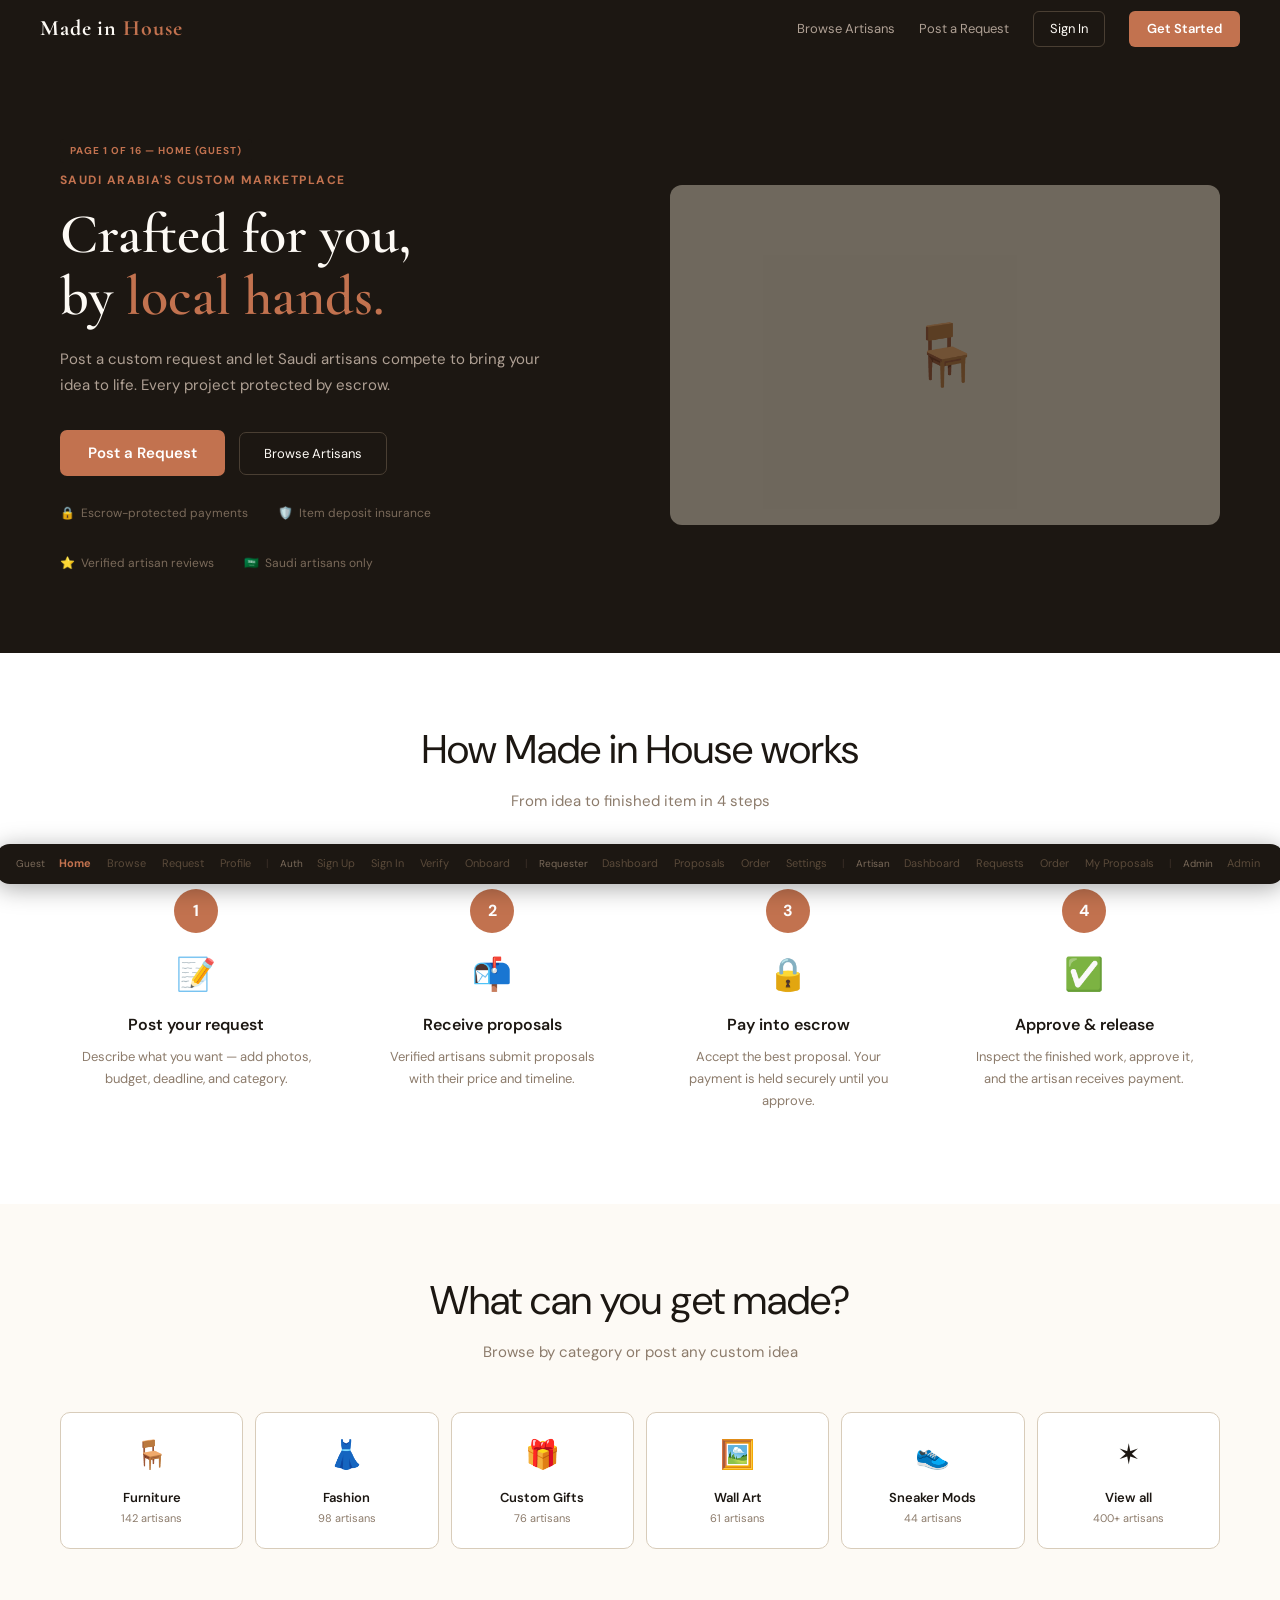
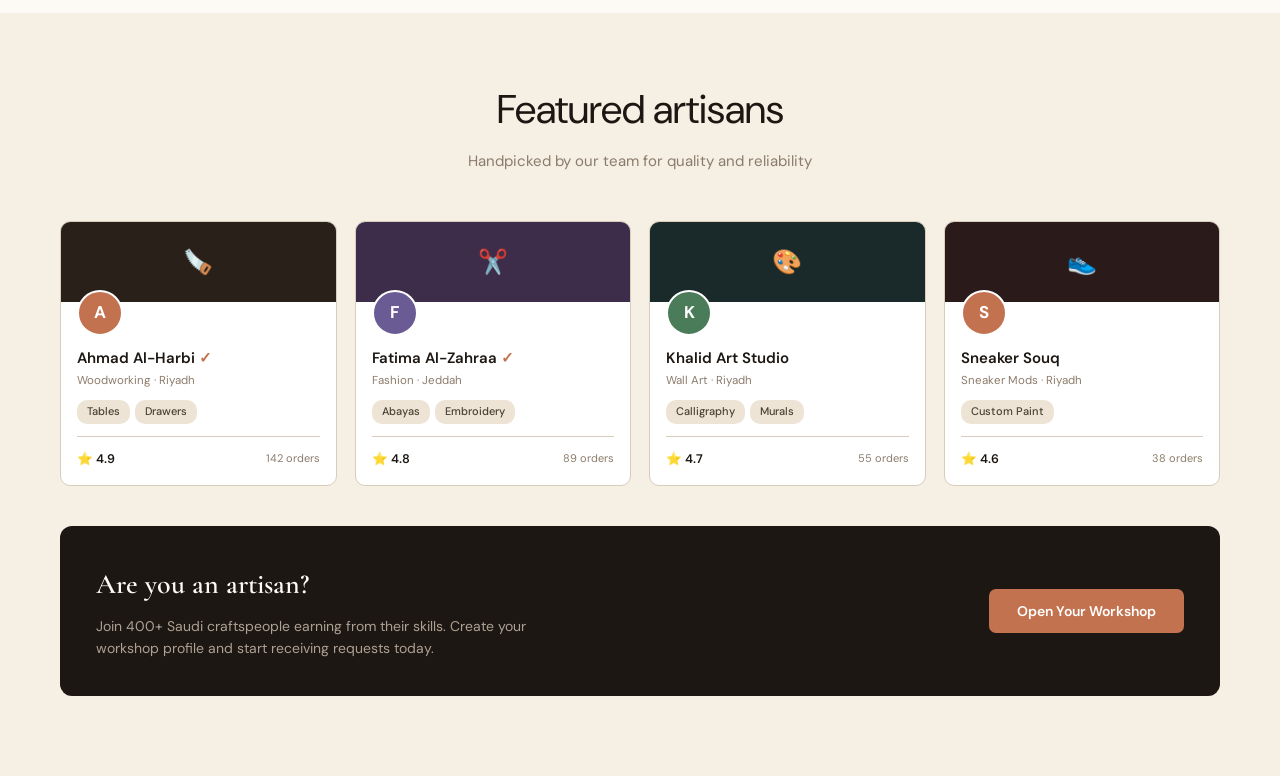
<file: wireframe/wireframe1.html>
<!DOCTYPE html>
<html lang="en">
<head>
<meta charset="UTF-8">
<meta name="viewport" content="width=device-width, initial-scale=1.0">
<title>Made in House — Wireframe v3</title>
<link href="https://fonts.googleapis.com/css2?family=Cormorant+Garamond:wght@400;500;600;700&family=DM+Sans:wght@300;400;500;600&display=swap" rel="stylesheet">
<style>
:root{
  --sand:#F5EFE4;--sand-dark:#EAE0CC;--clay:#C2724F;--clay-dark:#A55A38;
  --ink:#1C1712;--ink-mid:#4A3F33;--ink-light:#8C7B6B;
  --cream:#FDFAF5;--white:#FFFFFF;--border:#D8CCBA;
  --success:#4A7C59;--tag-bg:#EDE4D6;
}
*{margin:0;padding:0;box-sizing:border-box;}
body{font-family:"DM Sans",sans-serif;background:var(--cream);color:var(--ink);font-size:14px;line-height:1.6;}
h1,h2,h3,h4{font-family:"Cormorant Garamond",serif;font-weight:600;}
.page{display:none;min-height:calc(100vh - 58px);}.page.active{display:block;}
nav{background:var(--ink);padding:0 40px;display:flex;align-items:center;justify-content:space-between;height:58px;position:sticky;top:0;z-index:200;}
.nav-logo{font-family:"Cormorant Garamond",serif;font-size:22px;font-weight:700;color:var(--cream);cursor:pointer;letter-spacing:.04em;}
.nav-logo span{color:var(--clay);}
.nav-links{display:flex;align-items:center;gap:24px;}
.nav-links a{color:#AFA094;font-size:13px;text-decoration:none;cursor:pointer;transition:color .15s;}
.nav-links a:hover{color:var(--cream);}
.nav-btn{background:var(--clay);color:white!important;padding:8px 18px;border-radius:6px;font-weight:600;font-size:13px;}
.nav-ghost{background:transparent;border:1px solid #4A3F33;color:var(--cream)!important;padding:7px 16px;border-radius:6px;}
.wfb{display:inline-block;background:var(--ink);color:var(--clay);font-size:10px;font-weight:700;letter-spacing:.1em;text-transform:uppercase;padding:4px 10px;border-radius:4px;margin-bottom:8px;}
.btn-primary{background:var(--clay);color:white;border:none;padding:11px 24px;border-radius:7px;font-size:13.5px;font-weight:600;cursor:pointer;font-family:"DM Sans",sans-serif;transition:background .15s;}
.btn-primary:hover{background:var(--clay-dark);}
.btn-ink{background:var(--ink);color:white;border:none;padding:11px 24px;border-radius:7px;font-size:13.5px;font-weight:600;cursor:pointer;font-family:"DM Sans",sans-serif;}
.btn-outline{background:transparent;border:1.5px solid var(--border);padding:10px 22px;border-radius:7px;font-size:13px;cursor:pointer;font-family:"DM Sans",sans-serif;transition:all .15s;}
.btn-outline:hover{border-color:var(--ink);}
.btn-danger{background:transparent;border:1.5px solid #EBCCC9;color:#C0392B;padding:10px 20px;border-radius:7px;font-size:13px;cursor:pointer;font-family:"DM Sans",sans-serif;}
.btn-success{background:var(--success);color:white;border:none;padding:11px 24px;border-radius:7px;font-size:13.5px;font-weight:600;cursor:pointer;font-family:"DM Sans",sans-serif;}
.btn-ghost{background:none;border:none;color:var(--clay);font-size:13px;cursor:pointer;font-family:"DM Sans",sans-serif;text-decoration:underline;}
.fw-btn{width:100%;background:var(--clay);color:white;border:none;padding:12px;border-radius:7px;font-size:13.5px;font-weight:600;cursor:pointer;font-family:"DM Sans",sans-serif;margin-bottom:8px;}
.fw-btn-o{width:100%;background:transparent;border:1.5px solid var(--border);color:var(--ink);padding:11px;border-radius:7px;font-size:13px;cursor:pointer;font-family:"DM Sans",sans-serif;margin-bottom:8px;}
.form-input{width:100%;border:1.5px solid var(--border);border-radius:7px;padding:10px 14px;font-size:13.5px;font-family:"DM Sans",sans-serif;background:white;color:var(--ink);outline:none;transition:border-color .15s;}
.form-input:focus{border-color:var(--clay);}
.form-label{font-size:12px;font-weight:600;color:var(--ink-mid);display:block;margin-bottom:5px;text-transform:uppercase;letter-spacing:.06em;}
.form-group{margin-bottom:16px;}
.form-row{display:grid;grid-template-columns:1fr 1fr;gap:14px;}
.form-hint{font-size:11px;color:var(--ink-light);margin-top:4px;}
textarea.form-input{resize:vertical;min-height:100px;}
.form-select{width:100%;border:1.5px solid var(--border);border-radius:7px;padding:10px 14px;font-size:13.5px;font-family:"DM Sans",sans-serif;background:white;color:var(--ink);outline:none;}
.filter-select{border:1.5px solid var(--border);border-radius:6px;padding:7px 12px;font-size:13px;font-family:"DM Sans",sans-serif;background:white;color:var(--ink);outline:none;}
.chips-wrap{display:flex;flex-wrap:wrap;gap:8px;}
.chip{padding:7px 16px;border-radius:20px;border:1.5px solid var(--border);font-size:12.5px;cursor:pointer;transition:all .15s;background:white;}
.chip.selected,.chip.active{background:var(--clay);color:white;border-color:var(--clay);}
.tag{background:var(--tag-bg);color:var(--ink-mid);padding:3px 10px;border-radius:10px;font-size:11px;font-weight:500;}
.filter-pill{padding:7px 16px;border-radius:20px;border:1.5px solid var(--border);font-size:12.5px;cursor:pointer;background:white;}
.filter-pill.active{background:var(--ink);color:var(--cream);border-color:var(--ink);}
.pill{font-size:10.5px;font-weight:700;letter-spacing:.05em;padding:4px 10px;border-radius:20px;white-space:nowrap;flex-shrink:0;}
.pill-open{background:#EEF5F1;color:var(--success);}
.pill-progress{background:#FFF3EE;color:var(--clay);}
.pill-done{background:#EDE4D6;color:var(--ink-mid);}
.pill-pending{background:#FFF9EE;color:#A07828;}
.pill-accepted{background:#EEF5F1;color:var(--success);}
.pill-rejected{background:#FBEAE9;color:#C0392B;}
.pill-withdrawn{background:var(--tag-bg);color:var(--ink-mid);}
.upload-zone{border:2px dashed var(--border);border-radius:8px;padding:24px;text-align:center;cursor:pointer;transition:border-color .15s;}
.upload-zone:hover{border-color:var(--clay);}
.upload-icon{font-size:26px;margin-bottom:8px;}
.upload-label{font-size:13px;font-weight:600;color:var(--ink-mid);}
.upload-sub{font-size:11px;color:var(--ink-light);margin-top:3px;}
.search-bar{display:flex;border:1.5px solid var(--border);border-radius:7px;overflow:hidden;background:white;}
.search-bar input{flex:1;border:none;padding:10px 14px;font-size:13.5px;font-family:"DM Sans",sans-serif;outline:none;background:transparent;}
.search-bar-btn{background:var(--clay);color:white;border:none;padding:0 16px;cursor:pointer;font-size:15px;}
.page-indicator{position:fixed;bottom:16px;left:50%;transform:translateX(-50%);background:var(--ink);padding:9px 20px;border-radius:14px;font-size:11px;z-index:999;box-shadow:0 4px 24px rgba(0,0,0,.35);white-space:nowrap;display:flex;gap:8px;align-items:center;}
.page-indicator a{color:#5A4A3A;text-decoration:none;cursor:pointer;padding:2px 4px;transition:color .15s;border-radius:3px;}
.page-indicator a:hover{color:#CCC;}
.page-indicator a.pi-active{color:var(--clay);font-weight:700;}
.pi-sep{color:#3A2E26;margin:0 3px;}
.pi-role{color:#7A6A5A;font-size:10px;margin-right:2px;}
.hero{background:var(--ink);padding:80px 60px;min-height:480px;display:flex;align-items:center;gap:60px;position:relative;}
.hero-text{flex:1;z-index:1;}
.hero-eyebrow{color:var(--clay);font-size:12px;font-weight:700;letter-spacing:.12em;text-transform:uppercase;margin-bottom:14px;}
.hero h1{font-size:56px;color:var(--cream);line-height:1.1;margin-bottom:20px;}
.hero h1 em{color:var(--clay);font-style:normal;}
.hero-sub{color:#AFA094;font-size:15px;line-height:1.7;max-width:480px;margin-bottom:32px;}
.hero-cta{display:flex;gap:14px;align-items:center;}
.hero-img{flex:1;background:var(--sand-dark);border-radius:12px;height:340px;display:flex;align-items:center;justify-content:center;font-size:60px;opacity:.4;}
.hero-trust{display:flex;gap:30px;margin-top:28px;flex-wrap:wrap;}
.trust-item{color:#7A6A5A;font-size:12px;display:flex;align-items:center;gap:6px;}
.trust-item span{color:#AFA094;}
.section{padding:64px 60px;}
.section-title{text-align:center;font-size:40px;margin-bottom:8px;}
.section-sub{text-align:center;color:var(--ink-light);font-size:15px;margin-bottom:48px;}
.steps-grid{display:grid;grid-template-columns:repeat(4,1fr);gap:24px;}
.step-card{text-align:center;padding:28px 20px;}
.step-num{width:44px;height:44px;border-radius:50%;background:var(--clay);color:white;display:flex;align-items:center;justify-content:center;font-size:16px;font-weight:700;margin:0 auto 16px;}
.step-icon{font-size:32px;margin-bottom:12px;}
.step-title{font-size:16px;font-weight:600;margin-bottom:8px;}
.step-desc{font-size:13px;color:var(--ink-light);line-height:1.7;}
.cat-grid{display:grid;grid-template-columns:repeat(6,1fr);gap:12px;}
.cat-card{background:white;border:1.5px solid var(--border);border-radius:10px;padding:20px 14px;text-align:center;cursor:pointer;transition:all .2s;}
.cat-card:hover{border-color:var(--clay);box-shadow:0 4px 16px rgba(0,0,0,.07);}
.cat-icon{font-size:28px;margin-bottom:10px;}
.cat-name{font-size:13px;font-weight:600;}
.cat-count{font-size:11px;color:var(--ink-light);margin-top:2px;}
.artisan-grid{display:grid;grid-template-columns:repeat(4,1fr);gap:18px;}
.artisan-card{background:white;border:1.5px solid var(--border);border-radius:10px;overflow:hidden;cursor:pointer;transition:box-shadow .2s;}
.artisan-card:hover{box-shadow:0 6px 24px rgba(0,0,0,.1);}
.artisan-banner{height:80px;display:flex;align-items:center;justify-content:center;font-size:24px;}
.artisan-body{padding:16px;}
.a-avatar{width:46px;height:46px;border-radius:50%;background:var(--clay);color:white;display:flex;align-items:center;justify-content:center;font-weight:700;font-size:17px;margin-bottom:10px;border:2.5px solid white;margin-top:-28px;}
.artisan-name{font-size:15px;font-weight:600;margin-bottom:2px;}
.artisan-meta{font-size:11.5px;color:var(--ink-light);margin-bottom:10px;}
.artisan-footer{display:flex;justify-content:space-between;align-items:center;padding-top:12px;border-top:1px solid var(--border);}
.filter-col{background:white;border-right:1.5px solid var(--border);padding:24px 18px;}
.filter-section-title{font-size:11px;font-weight:700;text-transform:uppercase;letter-spacing:.08em;color:var(--ink-mid);margin-bottom:12px;}
.browse-tabs{display:flex;gap:0;border-bottom:2px solid var(--border);margin-bottom:24px;}
.btab{padding:11px 20px;cursor:pointer;font-size:14px;color:var(--ink-light);border-bottom:2.5px solid transparent;margin-bottom:-2px;}
.btab.active{color:var(--clay);border-bottom-color:var(--clay);font-weight:600;}
.profile-banner{height:160px;background:var(--sand-dark);border-radius:12px;margin-bottom:-50px;display:flex;align-items:center;justify-content:center;font-size:48px;position:relative;}
.profile-avatar{width:80px;height:80px;border-radius:50%;background:var(--clay);color:white;display:flex;align-items:center;justify-content:center;font-size:28px;font-weight:700;border:4px solid white;margin-left:32px;}
.portfolio-grid{display:grid;grid-template-columns:repeat(3,1fr);gap:10px;}
.portfolio-img{background:var(--sand-dark);border-radius:8px;height:130px;display:flex;align-items:center;justify-content:center;font-size:30px;cursor:pointer;position:relative;}
.review-item{padding:16px 0;border-bottom:1px solid var(--border);}
.review-item:last-child{border-bottom:none;}
.review-head{display:flex;justify-content:space-between;align-items:flex-start;margin-bottom:6px;}
.review-stars{color:#F4A623;font-size:13px;}
.review-verified{font-size:10.5px;color:var(--success);font-weight:600;margin-top:4px;}
.sticky-card{background:white;border:1.5px solid var(--border);border-radius:12px;padding:22px;position:sticky;top:78px;}
.s-stat{display:flex;justify-content:space-between;align-items:center;padding:8px 0;border-bottom:1px solid var(--border);font-size:13px;}
.s-stat:last-child{border-bottom:none;}
.s-stat-lbl{color:var(--ink-light);}
.s-stat-val{font-weight:600;}
.escrow-note{font-size:11.5px;color:var(--ink-light);line-height:1.6;background:var(--sand);padding:10px;border-radius:6px;margin-top:12px;}
.auth-wrap{min-height:calc(100vh - 58px);background:var(--sand);display:flex;align-items:center;justify-content:center;padding:40px 20px;}
.auth-card{background:white;border:1.5px solid var(--border);border-radius:14px;padding:40px;width:100%;max-width:480px;}
.auth-title{font-size:34px;margin-bottom:6px;}
.auth-sub{font-size:13.5px;color:var(--ink-light);margin-bottom:28px;}
.auth-divider{display:flex;align-items:center;gap:12px;margin:18px 0;}
.auth-divider span{color:var(--ink-light);font-size:12px;white-space:nowrap;}
.auth-divider::before,.auth-divider::after{content:"";flex:1;height:1px;background:var(--border);}
.google-btn{width:100%;display:flex;align-items:center;justify-content:center;gap:10px;padding:11px;border:1.5px solid var(--border);border-radius:7px;cursor:pointer;font-size:14px;font-family:"DM Sans",sans-serif;background:white;margin-bottom:6px;transition:border-color .15s;}
.google-btn:hover{border-color:var(--ink);}
.auth-footer{text-align:center;margin-top:20px;font-size:13px;color:var(--ink-light);}
.auth-link{color:var(--clay);cursor:pointer;text-decoration:none;}
.role-cards{display:grid;grid-template-columns:1fr 1fr;gap:14px;margin-bottom:20px;}
.role-card{border:2px solid var(--border);border-radius:10px;padding:20px;cursor:pointer;transition:all .2s;text-align:center;}
.role-card:hover,.role-card.selected{border-color:var(--clay);background:#FFF9F6;}
.role-card-icon{font-size:32px;margin-bottom:10px;}
.role-card-title{font-size:14.5px;font-weight:700;margin-bottom:4px;}
.role-card-desc{font-size:12px;color:var(--ink-light);line-height:1.5;}
.otp-row{display:flex;gap:10px;justify-content:center;margin:20px 0;}
.otp-box{width:48px;height:56px;border:2px solid var(--border);border-radius:8px;text-align:center;font-size:22px;font-weight:700;font-family:"DM Sans",sans-serif;outline:none;transition:border-color .15s;}
.otp-box:focus{border-color:var(--clay);}
.ob-steps{display:flex;align-items:center;margin-bottom:28px;}
.ob-step{display:flex;flex-direction:column;align-items:center;gap:5px;}
.ob-step .ob-dot{width:28px;height:28px;border-radius:50%;background:var(--sand-dark);border:2px solid var(--border);display:flex;align-items:center;justify-content:center;font-size:11px;font-weight:700;}
.ob-step.done .ob-dot{background:var(--success);border-color:var(--success);color:white;}
.ob-step.curr .ob-dot{background:var(--clay);border-color:var(--clay);color:white;}
.ob-step .ob-label{font-size:10px;color:var(--ink-light);text-align:center;white-space:nowrap;}
.ob-line{width:50px;height:2px;background:var(--border);margin-bottom:18px;}
.ob-line.done{background:var(--success);}
.dash-layout{display:grid;grid-template-columns:230px 1fr;min-height:calc(100vh - 58px);}
.sidebar{background:var(--white);border-right:1.5px solid var(--border);padding:20px 0;position:sticky;top:58px;height:calc(100vh - 58px);overflow-y:auto;}
.sb-user{display:flex;align-items:center;gap:12px;padding:0 18px 18px;border-bottom:1px solid var(--border);margin-bottom:12px;}
.sb-avatar{width:40px;height:40px;border-radius:50%;background:var(--ink);color:white;display:flex;align-items:center;justify-content:center;font-weight:700;font-size:16px;flex-shrink:0;}
.sb-name{font-size:13.5px;font-weight:600;line-height:1.3;}
.sb-role{font-size:10px;font-weight:700;letter-spacing:.08em;text-transform:uppercase;padding:2px 7px;border-radius:3px;display:inline-block;margin-top:3px;}
.role-req{background:#EEF5F1;color:var(--success);}
.role-art{background:#FFF3EE;color:var(--clay);}
.role-adm{background:var(--tag-bg);color:var(--ink-mid);}
.sb-nav{padding:0 8px;}
.sb-nav a{display:flex;align-items:center;gap:10px;padding:9px 10px;border-radius:7px;font-size:13px;color:var(--ink-mid);cursor:pointer;text-decoration:none;margin-bottom:2px;transition:background .15s;}
.sb-nav a:hover{background:var(--sand);}
.sb-nav a.active{background:var(--sand);color:var(--ink);font-weight:600;}
.sb-icon{font-size:14px;width:20px;text-align:center;}
.sb-badge{margin-left:auto;font-size:10px;font-weight:700;padding:2px 7px;border-radius:10px;background:var(--tag-bg);color:var(--ink-mid);}
.sb-badge.hot{background:var(--clay);color:white;}
.sb-divider{border:none;border-top:1px solid var(--border);margin:10px 0;}
.dash-main{padding:28px 32px 80px;background:var(--cream);}
.dash-topbar{display:flex;justify-content:space-between;align-items:flex-start;margin-bottom:24px;}
.stat-tiles{display:grid;grid-template-columns:repeat(4,1fr);gap:14px;margin-bottom:28px;}
.stat-tile{background:white;border:1.5px solid var(--border);border-radius:10px;padding:18px;}
.stat-icon{width:36px;height:36px;border-radius:8px;display:flex;align-items:center;justify-content:center;font-size:17px;margin-bottom:12px;}
.stat-val{font-size:26px;font-family:"Cormorant Garamond",serif;font-weight:700;line-height:1;margin-bottom:4px;}
.stat-label{font-size:12.5px;font-weight:600;margin-bottom:2px;}
.stat-sub{font-size:11px;color:var(--ink-light);}
.sh{display:flex;justify-content:space-between;align-items:center;margin-bottom:14px;}
.sh h3{font-size:20px;}
.sh a{font-size:12.5px;color:var(--clay);cursor:pointer;}
.card{background:white;border:1.5px solid var(--border);border-radius:10px;padding:20px;margin-bottom:12px;}
.order-snap{background:white;border:1.5px solid var(--border);border-radius:10px;padding:16px 20px;display:flex;align-items:center;gap:18px;cursor:pointer;transition:box-shadow .2s;margin-bottom:8px;}
.order-snap:hover{box-shadow:0 3px 14px rgba(0,0,0,.07);}
.snap-icon{font-size:26px;flex-shrink:0;}
.snap-info{flex:1;min-width:0;}
.snap-title{font-size:13.5px;font-weight:600;white-space:nowrap;overflow:hidden;text-overflow:ellipsis;}
.snap-meta{font-size:11.5px;color:var(--ink-light);}
.row-item{background:white;border:1.5px solid var(--border);border-radius:8px;padding:14px 18px;display:flex;align-items:center;gap:14px;cursor:pointer;margin-bottom:8px;transition:box-shadow .15s;}
.row-item:hover{box-shadow:0 3px 10px rgba(0,0,0,.06);}
.ri-cat{font-size:11px;font-weight:600;color:var(--ink-light);flex-shrink:0;white-space:nowrap;}
.ri-title{font-size:13.5px;font-weight:500;flex:1;}
.ri-meta{font-size:11px;color:var(--ink-light);white-space:nowrap;}
.emt{display:flex;align-items:center;}
.emt-dot{font-size:14px;display:flex;flex-direction:column;align-items:center;}
.emt-dot .lbl{font-size:9px;color:var(--ink-light);margin-top:3px;white-space:nowrap;}
.emt-dot.done{color:var(--success);}
.emt-dot.curr{color:var(--clay);}
.emt-line{width:16px;height:2px;background:var(--border);margin-bottom:14px;}
.emt-line.done{background:var(--success);}
.escrow-track{display:flex;align-items:flex-end;}
.et-step{display:flex;flex-direction:column;align-items:center;}
.et-dot{width:38px;height:38px;border-radius:50%;background:var(--sand-dark);border:2px solid var(--border);display:flex;align-items:center;justify-content:center;font-size:15px;margin-bottom:6px;}
.et-step.done .et-dot{background:#EEF5F1;border-color:var(--success);}
.et-step.curr .et-dot{background:#FFF3EE;border-color:var(--clay);}
.et-lbl{font-size:10px;color:var(--ink-light);text-align:center;max-width:60px;line-height:1.4;}
.et-date{font-size:9.5px;color:var(--ink-light);margin-top:3px;}
.et-line{width:36px;height:2px;background:var(--border);margin-bottom:30px;}
.et-line.done{background:var(--success);}
@keyframes pulse{0%,100%{box-shadow:0 0 0 0 rgba(194,114,79,.4)}50%{box-shadow:0 0 0 6px rgba(194,114,79,0)}}
.et-step.curr .et-dot{animation:pulse 1.5s infinite;}
.chat-win{background:var(--sand);border-radius:8px;padding:16px;margin-bottom:12px;display:flex;flex-direction:column;gap:12px;min-height:140px;}
.chat-msg.me{display:flex;flex-direction:column;align-items:flex-end;}
.chat-msg.them{display:flex;flex-direction:column;align-items:flex-start;}
.bubble{padding:10px 14px;border-radius:12px;font-size:13px;max-width:75%;line-height:1.6;}
.bubble.me{background:var(--clay);color:white;border-radius:12px 12px 2px 12px;}
.bubble.them{background:white;color:var(--ink);border:1px solid var(--border);border-radius:12px 12px 12px 2px;}
.chat-time{font-size:10px;color:var(--ink-light);margin-top:3px;}
.chat-input-row{display:flex;gap:10px;}
.proposal-card{background:white;border:1.5px solid var(--border);border-radius:10px;padding:20px;position:relative;margin-bottom:14px;}
.proposal-card.best{border-color:var(--clay);}
.best-badge{position:absolute;top:-1px;left:20px;background:var(--clay);color:white;font-size:10px;font-weight:700;padding:3px 10px;border-radius:0 0 6px 6px;}
.pc-top{display:flex;justify-content:space-between;align-items:flex-start;margin-bottom:14px;margin-top:8px;}
.pc-avatar{width:46px;height:46px;border-radius:50%;color:white;display:flex;align-items:center;justify-content:center;font-weight:700;font-size:17px;flex-shrink:0;}
.pc-name{font-size:15px;font-weight:600;margin-bottom:3px;}
.pc-meta{font-size:12px;color:var(--ink-light);}
.pc-price{font-size:22px;font-family:"Cormorant Garamond",serif;font-weight:700;color:var(--clay);text-align:right;}
.pc-timeline{font-size:12px;color:var(--ink-light);}
.pc-msg{font-size:13px;color:var(--ink-mid);line-height:1.7;background:var(--sand);padding:12px 14px;border-radius:6px;margin-bottom:14px;}
.pc-actions{display:flex;gap:10px;align-items:center;flex-wrap:wrap;}
.update-block{border:1.5px solid var(--border);border-radius:10px;overflow:hidden;margin-bottom:12px;}
.update-header{padding:14px 18px;display:flex;gap:12px;align-items:flex-start;background:white;}
.update-photo{width:70px;height:56px;background:var(--sand-dark);border-radius:6px;flex-shrink:0;display:flex;align-items:center;justify-content:center;font-size:20px;}
.update-body{flex:1;}
.update-title{font-size:13.5px;font-weight:600;margin-bottom:3px;}
.update-date{font-size:11px;color:var(--ink-light);}
.update-text{font-size:13px;color:var(--ink-mid);margin-top:6px;line-height:1.6;}
.comment-thread{background:var(--sand);padding:12px 18px;border-top:1px solid var(--border);}
.comment{display:flex;gap:10px;margin-bottom:10px;}
.comment-avatar{width:26px;height:26px;border-radius:50%;background:var(--ink-light);color:white;display:flex;align-items:center;justify-content:center;font-size:11px;font-weight:700;flex-shrink:0;}
.comment-bubble{background:white;border:1px solid var(--border);border-radius:8px;padding:8px 12px;font-size:12.5px;flex:1;line-height:1.5;}
.comment-who{font-size:10.5px;font-weight:700;color:var(--ink-mid);margin-bottom:2px;}
.comment-add{display:flex;gap:8px;margin-top:8px;}
.comment-add input{flex:1;border:1.5px solid var(--border);border-radius:6px;padding:7px 12px;font-size:12.5px;font-family:"DM Sans",sans-serif;outline:none;background:white;}
.star-row{display:flex;gap:6px;margin:10px 0;}
.star{font-size:26px;cursor:pointer;color:var(--border);}
.star.lit{color:#F4A623;}
.notif-list{background:white;border:1.5px solid var(--border);border-radius:10px;overflow:hidden;}
.notif-item{display:flex;gap:12px;align-items:flex-start;padding:14px 18px;border-bottom:1px solid var(--border);cursor:pointer;transition:background .15s;}
.notif-item:last-child{border-bottom:none;}
.notif-item:hover{background:var(--sand);}
.notif-item.unread{background:#FFF9F6;}
.notif-icon{font-size:20px;flex-shrink:0;margin-top:1px;}
.notif-body{flex:1;}
.notif-title{font-size:13px;font-weight:600;margin-bottom:2px;}
.notif-sub{font-size:12px;color:var(--ink-light);line-height:1.5;}
.notif-time{font-size:10.5px;color:var(--ink-light);flex-shrink:0;}
.notif-dot{width:6px;height:6px;border-radius:50%;background:var(--clay);flex-shrink:0;margin-top:7px;}
.msg-list{background:white;border:1.5px solid var(--border);border-radius:10px;overflow:hidden;}
.msg-row{display:flex;gap:12px;align-items:center;padding:13px 18px;border-bottom:1px solid var(--border);cursor:pointer;transition:background .15s;}
.msg-row:last-child{border-bottom:none;}
.msg-row:hover{background:var(--sand);}
.msg-av{width:38px;height:38px;border-radius:50%;background:var(--ink);color:white;display:flex;align-items:center;justify-content:center;font-weight:700;font-size:14px;flex-shrink:0;}
.msg-body{flex:1;min-width:0;}
.msg-name{font-size:13px;font-weight:600;}
.msg-preview{font-size:12px;color:var(--ink-light);white-space:nowrap;overflow:hidden;text-overflow:ellipsis;}
.msg-time{font-size:10.5px;color:var(--ink-light);flex-shrink:0;}
.msg-unread{width:8px;height:8px;border-radius:50%;background:var(--clay);flex-shrink:0;}
.settings-tabs{display:flex;border-bottom:2px solid var(--border);margin-bottom:24px;}
.stab{padding:10px 18px;font-size:13.5px;cursor:pointer;color:var(--ink-light);border-bottom:2.5px solid transparent;margin-bottom:-2px;transition:all .15s;}
.stab.active{color:var(--clay);border-bottom-color:var(--clay);font-weight:600;}
.settings-panel{display:none;}.settings-panel.active{display:block;}
.toggle-row{display:flex;justify-content:space-between;align-items:center;padding:14px 0;border-bottom:1px solid var(--border);}
.toggle-row:last-child{border-bottom:none;}
.toggle{width:40px;height:22px;background:var(--border);border-radius:11px;position:relative;cursor:pointer;flex-shrink:0;}
.toggle.on{background:var(--clay);}
.toggle::after{content:"";width:18px;height:18px;background:white;border-radius:50%;position:absolute;top:2px;left:2px;transition:left .15s;}
.toggle.on::after{left:20px;}
.toggle-label{font-size:13.5px;font-weight:500;}
.toggle-sub{font-size:12px;color:var(--ink-light);}
.req-card{background:white;border:1.5px solid var(--border);border-radius:10px;padding:20px;margin-bottom:14px;}
.req-card.featured{border-color:var(--clay);}
.req-title{font-size:16px;font-weight:600;margin-bottom:4px;}
.req-desc{font-size:13px;color:var(--ink-mid);line-height:1.7;background:var(--sand);padding:12px;border-radius:6px;margin:12px 0;}
.req-footer{display:flex;gap:10px;align-items:center;padding-top:12px;border-top:1px solid var(--border);flex-wrap:wrap;}
.bar-chart{display:flex;align-items:flex-end;gap:10px;height:120px;padding:0 4px;}
.bar-col{flex:1;display:flex;flex-direction:column;align-items:center;gap:5px;}
.bar{width:100%;border-radius:4px 4px 0 0;background:var(--sand-dark);}
.bar.curr{background:var(--clay);opacity:.8;}
.bar-lbl{font-size:10px;color:var(--ink-light);}
.deposit-block{background:#EEF5F1;border:1.5px solid #C2D9C9;border-radius:8px;padding:14px;}
.deposit-amount{font-size:22px;font-family:"Cormorant Garamond",serif;font-weight:700;color:var(--success);}
.admin-table{width:100%;border-collapse:collapse;background:white;border:1.5px solid var(--border);border-radius:10px;overflow:hidden;}
.admin-table th{background:var(--sand);padding:11px 14px;text-align:left;font-size:11px;font-weight:700;letter-spacing:.07em;text-transform:uppercase;color:var(--ink-mid);}
.admin-table td{padding:12px 14px;font-size:13px;border-top:1px solid var(--border);vertical-align:middle;}
.admin-table tr:hover td{background:var(--sand);}
.queue-card{background:white;border:1.5px solid var(--border);border-radius:10px;padding:18px;margin-bottom:10px;display:flex;gap:16px;align-items:flex-start;}
.qc-icon{font-size:26px;flex-shrink:0;}
.qc-body{flex:1;}
.qc-title{font-size:14px;font-weight:600;margin-bottom:3px;}
.qc-meta{font-size:12px;color:var(--ink-light);margin-bottom:10px;}
.qc-actions{display:flex;gap:8px;flex-wrap:wrap;}
.dash-section{margin-bottom:24px;}
</style>
</head>
<body>
<nav id="main-nav">
  <div class="nav-logo" onclick="showPage('home')">Made in <span>House</span></div>
  <div class="nav-links">
    <a onclick="showPage('browse')">Browse Artisans</a>
    <a onclick="showPage('request')">Post a Request</a>
    <a onclick="showPage('signin')" class="nav-ghost">Sign In</a>
    <a onclick="showPage('signup')" class="nav-btn">Get Started</a>
  </div>
</nav>

<!-- PAGE 1 HOME -->
<div class="page active" id="page-home">
  <div class="hero">
    <div class="hero-text">
      <div class="wfb">Page 1 of 16 — Home (Guest)</div>
      <div class="hero-eyebrow">Saudi Arabia's Custom Marketplace</div>
      <h1>Crafted for you,<br>by <em>local hands.</em></h1>
      <p class="hero-sub">Post a custom request and let Saudi artisans compete to bring your idea to life. Every project protected by escrow.</p>
      <div class="hero-cta">
        <button class="btn-primary" style="font-size:15px;padding:13px 28px;" onclick="showPage('request')">Post a Request</button>
        <button class="btn-outline" style="color:var(--cream);border-color:#4A3F33;padding:12px 24px;" onclick="showPage('browse')">Browse Artisans</button>
      </div>
      <div class="hero-trust">
        <div class="trust-item"><span>&#x1F512;</span> Escrow-protected payments</div>
        <div class="trust-item"><span>&#x1F6E1;&#xFE0F;</span> Item deposit insurance</div>
        <div class="trust-item"><span>&#x2B50;</span> Verified artisan reviews</div>
        <div class="trust-item"><span>&#x1F1F8;&#x1F1E6;</span> Saudi artisans only</div>
      </div>
    </div>
    <div class="hero-img">&#x1FA91;</div>
  </div>
  <div class="section" style="background:white;">
    <div class="section-title">How Made in House works</div>
    <div class="section-sub">From idea to finished item in 4 steps</div>
    <div class="steps-grid">
      <div class="step-card"><div class="step-num">1</div><div class="step-icon">&#x1F4DD;</div><div class="step-title">Post your request</div><div class="step-desc">Describe what you want — add photos, budget, deadline, and category.</div></div>
      <div class="step-card"><div class="step-num">2</div><div class="step-icon">&#x1F4EC;</div><div class="step-title">Receive proposals</div><div class="step-desc">Verified artisans submit proposals with their price and timeline.</div></div>
      <div class="step-card"><div class="step-num">3</div><div class="step-icon">&#x1F512;</div><div class="step-title">Pay into escrow</div><div class="step-desc">Accept the best proposal. Your payment is held securely until you approve.</div></div>
      <div class="step-card"><div class="step-num">4</div><div class="step-icon">&#x2705;</div><div class="step-title">Approve &amp; release</div><div class="step-desc">Inspect the finished work, approve it, and the artisan receives payment.</div></div>
    </div>
  </div>
  <div class="section">
    <div class="section-title">What can you get made?</div>
    <div class="section-sub">Browse by category or post any custom idea</div>
    <div class="cat-grid">
      <div class="cat-card" onclick="showPage('browse')"><div class="cat-icon">&#x1FA91;</div><div class="cat-name">Furniture</div><div class="cat-count">142 artisans</div></div>
      <div class="cat-card" onclick="showPage('browse')"><div class="cat-icon">&#x1F457;</div><div class="cat-name">Fashion</div><div class="cat-count">98 artisans</div></div>
      <div class="cat-card" onclick="showPage('browse')"><div class="cat-icon">&#x1F381;</div><div class="cat-name">Custom Gifts</div><div class="cat-count">76 artisans</div></div>
      <div class="cat-card" onclick="showPage('browse')"><div class="cat-icon">&#x1F5BC;&#xFE0F;</div><div class="cat-name">Wall Art</div><div class="cat-count">61 artisans</div></div>
      <div class="cat-card" onclick="showPage('browse')"><div class="cat-icon">&#x1F45F;</div><div class="cat-name">Sneaker Mods</div><div class="cat-count">44 artisans</div></div>
      <div class="cat-card" onclick="showPage('browse')"><div class="cat-icon">&#x2736;</div><div class="cat-name">View all</div><div class="cat-count">400+ artisans</div></div>
    </div>
  </div>
  <div class="section" style="background:var(--sand);padding-bottom:80px;">
    <div class="section-title">Featured artisans</div>
    <div class="section-sub">Handpicked by our team for quality and reliability</div>
    <div class="artisan-grid">
      <div class="artisan-card" onclick="showPage('profile')"><div class="artisan-banner" style="background:#2A201A;">&#x1FA9A;</div><div class="artisan-body"><div class="a-avatar">A</div><div class="artisan-name">Ahmad Al-Harbi <span style="color:var(--clay);">&#x2713;</span></div><div class="artisan-meta">Woodworking &middot; Riyadh</div><div style="display:flex;gap:5px;flex-wrap:wrap;margin-bottom:12px;"><span class="tag">Tables</span><span class="tag">Drawers</span></div><div class="artisan-footer"><span style="font-size:12.5px;font-weight:600;">&#x2B50; 4.9</span><span style="font-size:11px;color:var(--ink-light);">142 orders</span></div></div></div>
      <div class="artisan-card" onclick="showPage('profile')"><div class="artisan-banner" style="background:#3D2D4A;">&#x2702;&#xFE0F;</div><div class="artisan-body"><div class="a-avatar" style="background:#6B5B95;">F</div><div class="artisan-name">Fatima Al-Zahraa <span style="color:var(--clay);">&#x2713;</span></div><div class="artisan-meta">Fashion &middot; Jeddah</div><div style="display:flex;gap:5px;flex-wrap:wrap;margin-bottom:12px;"><span class="tag">Abayas</span><span class="tag">Embroidery</span></div><div class="artisan-footer"><span style="font-size:12.5px;font-weight:600;">&#x2B50; 4.8</span><span style="font-size:11px;color:var(--ink-light);">89 orders</span></div></div></div>
      <div class="artisan-card" onclick="showPage('profile')"><div class="artisan-banner" style="background:#1A2A2A;">&#x1F3A8;</div><div class="artisan-body"><div class="a-avatar" style="background:#4A7C59;">K</div><div class="artisan-name">Khalid Art Studio</div><div class="artisan-meta">Wall Art &middot; Riyadh</div><div style="display:flex;gap:5px;flex-wrap:wrap;margin-bottom:12px;"><span class="tag">Calligraphy</span><span class="tag">Murals</span></div><div class="artisan-footer"><span style="font-size:12.5px;font-weight:600;">&#x2B50; 4.7</span><span style="font-size:11px;color:var(--ink-light);">55 orders</span></div></div></div>
      <div class="artisan-card" onclick="showPage('profile')"><div class="artisan-banner" style="background:#2A1A1A;">&#x1F45F;</div><div class="artisan-body"><div class="a-avatar">S</div><div class="artisan-name">Sneaker Souq</div><div class="artisan-meta">Sneaker Mods &middot; Riyadh</div><div style="display:flex;gap:5px;flex-wrap:wrap;margin-bottom:12px;"><span class="tag">Custom Paint</span></div><div class="artisan-footer"><span style="font-size:12.5px;font-weight:600;">&#x2B50; 4.6</span><span style="font-size:11px;color:var(--ink-light);">38 orders</span></div></div></div>
    </div>
    <div style="margin-top:40px;background:var(--ink);border-radius:12px;padding:36px;display:flex;justify-content:space-between;align-items:center;">
      <div><h2 style="font-size:28px;color:var(--cream);margin-bottom:8px;">Are you an artisan?</h2><p style="color:#AFA094;font-size:14px;max-width:460px;">Join 400+ Saudi craftspeople earning from their skills. Create your workshop profile and start receiving requests today.</p></div>
      <button class="btn-primary" style="font-size:14px;padding:13px 28px;flex-shrink:0;" onclick="showPage('signup')">Open Your Workshop</button>
    </div>
  </div>
</div>

<!-- PAGE 2 BROWSE -->
<div class="page" id="page-browse">
  <div style="padding:32px 48px 80px;">
    <div class="wfb">Page 2 of 16 — Browse: keywords, category, rating, city filters + Completed Projects tab</div>
    <h2 style="font-size:34px;margin:8px 0 20px;">Browse artisans</h2>
    <div class="browse-tabs">
      <div class="btab active">Artisan Workshops</div>
      <div class="btab">Completed Projects &#x2713;</div>
    </div>
    <div style="display:grid;grid-template-columns:220px 1fr;gap:28px;">
      <div>
        <div class="card">
          <div class="filter-section-title">Filters</div>
          <div class="form-group">
            <label class="form-label">Search keywords</label>
            <div class="search-bar"><input type="text" placeholder="e.g. walnut, embroidery..."><button class="search-bar-btn">&#x1F50D;</button></div>
          </div>
          <div class="form-group">
            <label class="form-label">Category</label>
            <div style="display:flex;flex-direction:column;gap:6px;">
              <label style="font-size:13px;display:flex;gap:8px;cursor:pointer;align-items:center;"><input type="checkbox" checked> Furniture</label>
              <label style="font-size:13px;display:flex;gap:8px;cursor:pointer;align-items:center;"><input type="checkbox"> Fashion</label>
              <label style="font-size:13px;display:flex;gap:8px;cursor:pointer;align-items:center;"><input type="checkbox"> Custom Gifts</label>
              <label style="font-size:13px;display:flex;gap:8px;cursor:pointer;align-items:center;"><input type="checkbox"> Wall Art</label>
              <label style="font-size:13px;display:flex;gap:8px;cursor:pointer;align-items:center;"><input type="checkbox"> Sneaker Mods</label>
            </div>
          </div>
          <div class="form-group">
            <label class="form-label">City</label>
            <select class="form-select"><option>All cities</option><option>Riyadh</option><option>Jeddah</option><option>Dammam</option></select>
          </div>
          <div class="form-group">
            <label class="form-label">Minimum rating</label>
            <select class="form-select"><option>Any rating</option><option>4.0+</option><option>4.5+</option><option>4.8+</option></select>
          </div>
          <div class="form-group">
            <label class="form-label">Options</label>
            <div style="display:flex;flex-direction:column;gap:6px;">
              <label style="font-size:13px;display:flex;gap:8px;cursor:pointer;align-items:center;"><input type="checkbox"> Verified only</label>
              <label style="font-size:13px;display:flex;gap:8px;cursor:pointer;align-items:center;"><input type="checkbox"> Item drop-off accepted</label>
            </div>
          </div>
          <button class="btn-primary" style="width:100%;">Apply Filters</button>
        </div>
      </div>
      <div>
        <div style="display:flex;justify-content:space-between;align-items:center;margin-bottom:16px;">
          <div style="font-size:13.5px;color:var(--ink-light);">Showing <strong style="color:var(--ink);">48 artisans</strong></div>
          <select class="filter-select"><option>Sort: Best Match</option><option>Sort: Highest Rated</option><option>Sort: Most Orders</option></select>
        </div>
        <div class="artisan-grid">
          <div class="artisan-card" onclick="showPage('profile')"><div class="artisan-banner" style="background:#2A201A;">&#x1FA9A;</div><div class="artisan-body"><div class="a-avatar">A</div><div class="artisan-name">Ahmad Al-Harbi <span style="color:var(--clay);">&#x2713;</span></div><div class="artisan-meta">Woodworking &middot; Riyadh</div><div style="display:flex;gap:5px;flex-wrap:wrap;margin-bottom:12px;"><span class="tag">Tables</span><span class="tag">Restoration</span></div><div class="artisan-footer"><span style="font-size:12.5px;font-weight:600;">&#x2B50; 4.9</span><span style="font-size:11px;color:var(--ink-light);">142 orders</span></div></div></div>
          <div class="artisan-card" onclick="showPage('profile')"><div class="artisan-banner" style="background:#1E2A20;">&#x1FAB5;</div><div class="artisan-body"><div class="a-avatar" style="background:#4A7C59;">M</div><div class="artisan-name">Mansour Furniture <span style="color:var(--clay);">&#x2713;</span></div><div class="artisan-meta">Furniture &middot; Riyadh</div><div style="display:flex;gap:5px;flex-wrap:wrap;margin-bottom:12px;"><span class="tag">Beds</span><span class="tag">Sofas</span></div><div class="artisan-footer"><span style="font-size:12.5px;font-weight:600;">&#x2B50; 4.8</span><span style="font-size:11px;color:var(--ink-light);">97 orders</span></div></div></div>
          <div class="artisan-card" onclick="showPage('profile')"><div class="artisan-banner" style="background:#26221C;">&#x1F528;</div><div class="artisan-body"><div class="a-avatar" style="background:#7B6FA0;">N</div><div class="artisan-name">Nasser Crafts</div><div class="artisan-meta">Carpentry &middot; Riyadh</div><div style="display:flex;gap:5px;flex-wrap:wrap;margin-bottom:12px;"><span class="tag">Cabinets</span></div><div class="artisan-footer"><span style="font-size:12.5px;font-weight:600;">&#x2B50; 4.5</span><span style="font-size:11px;color:var(--ink-light);">61 orders</span></div></div></div>
          <div class="artisan-card" onclick="showPage('profile')"><div class="artisan-banner" style="background:#1A2028;">&#x1F6E0;&#xFE0F;</div><div class="artisan-body"><div class="a-avatar" style="background:#456080;">S</div><div class="artisan-name">Saleh Workshop</div><div class="artisan-meta">Furniture Mods &middot; Riyadh</div><div style="display:flex;gap:5px;flex-wrap:wrap;margin-bottom:12px;"><span class="tag">Modifications</span></div><div class="artisan-footer"><span style="font-size:12.5px;font-weight:600;">&#x2B50; 4.3</span><span style="font-size:11px;color:var(--ink-light);">29 orders</span></div></div></div>
        </div>
        <div style="display:flex;justify-content:center;gap:8px;margin-top:28px;">
          <button class="btn-outline" style="padding:8px 16px;font-size:13px;" disabled>&larr; Prev</button>
          <button class="btn-primary" style="padding:8px 14px;font-size:13px;">1</button>
          <button class="btn-outline" style="padding:8px 14px;font-size:13px;">2</button>
          <button class="btn-outline" style="padding:8px 14px;font-size:13px;">3</button>
          <button class="btn-outline" style="padding:8px 16px;font-size:13px;">Next &rarr;</button>
        </div>
      </div>
    </div>
  </div>
</div>

<!-- PAGE 3 POST REQUEST -->
<div class="page" id="page-request">
  <div style="padding:36px 60px 80px;">
    <div class="wfb">Page 3 of 16 — Post a Request (Requester): category, title, images, budget, deadline, city, item flag, suggested artisans</div>
    <h2 style="font-size:34px;margin-bottom:4px;">Post a Custom Request</h2>
    <p style="color:var(--ink-light);margin-bottom:32px;font-size:14px;">Describe your idea and let artisans come to you with proposals.</p>
    <div style="display:grid;grid-template-columns:1fr 300px;gap:32px;">
      <div>
        <div class="card" style="margin-bottom:20px;">
          <div style="font-size:12px;font-weight:700;letter-spacing:.08em;text-transform:uppercase;color:var(--ink-light);margin-bottom:12px;">Step 1 — Category</div>
          <div class="chips-wrap">
            <div class="chip active">&#x1FA91; Furniture</div><div class="chip">&#x1F457; Fashion</div><div class="chip">&#x1F381; Custom Gifts</div>
            <div class="chip">&#x1F5BC;&#xFE0F; Wall Art</div><div class="chip">&#x1F45F; Sneaker Mods</div><div class="chip">&#x2736; Other</div>
          </div>
        </div>
        <div class="card" style="margin-bottom:20px;">
          <div style="font-size:12px;font-weight:700;letter-spacing:.08em;text-transform:uppercase;color:var(--ink-light);margin-bottom:16px;">Step 2 — Request Details</div>
          <div class="form-group"><label class="form-label">Request Title</label><input class="form-input" type="text" placeholder="e.g. Hidden drawer added to my walnut side table"></div>
          <div class="form-group"><label class="form-label">Description</label><textarea class="form-input" style="min-height:120px;" placeholder="Describe what you need in detail..."></textarea></div>
          <div class="form-group"><label class="form-label">Reference Images</label><div class="upload-zone"><div class="upload-icon">&#x1F4CE;</div><div class="upload-label">Upload photos or references</div><div class="upload-sub">PNG, JPG — up to 10 images</div></div></div>
        </div>
        <div class="card" style="margin-bottom:20px;">
          <div style="font-size:12px;font-weight:700;letter-spacing:.08em;text-transform:uppercase;color:var(--ink-light);margin-bottom:16px;">Step 3 — Budget, Timeline &amp; Location</div>
          <div class="form-row">
            <div class="form-group"><label class="form-label">Budget min (SAR)</label><input class="form-input" type="number" placeholder="300"></div>
            <div class="form-group"><label class="form-label">Budget max (SAR)</label><input class="form-input" type="number" placeholder="600"></div>
          </div>
          <div class="form-row">
            <div class="form-group"><label class="form-label">Preferred Deadline</label><input class="form-input" type="date"></div>
            <div class="form-group"><label class="form-label">Your City</label><select class="form-select"><option>Riyadh</option><option>Jeddah</option><option>Dammam</option></select></div>
          </div>
          <div class="form-group">
            <label class="form-label">Do artisans need to handle a physical item?</label>
            <div style="display:flex;gap:12px;margin-top:6px;">
              <label style="font-size:13.5px;display:flex;gap:8px;cursor:pointer;align-items:center;"><input type="radio" name="item" checked> Yes — I have an item to drop off</label>
              <label style="font-size:13.5px;display:flex;gap:8px;cursor:pointer;align-items:center;"><input type="radio" name="item"> No — build from scratch</label>
            </div>
          </div>
        </div>
        <button class="btn-primary" style="font-size:15px;padding:14px 32px;" onclick="showPage('user-dashboard')">Post Request</button>
      </div>
      <div>
        <div class="sticky-card">
          <div style="font-size:13px;font-weight:700;margin-bottom:4px;">Suggested Artisans</div>
          <div style="font-size:12px;color:var(--ink-light);margin-bottom:16px;">Based on your category selection</div>
          <div style="display:flex;flex-direction:column;gap:10px;">
            <div style="display:flex;gap:12px;align-items:center;padding:12px;border:1.5px solid var(--border);border-radius:8px;cursor:pointer;" onclick="showPage('profile')">
              <div class="a-avatar" style="margin:0;width:38px;height:38px;font-size:15px;">A</div>
              <div style="flex:1;min-width:0;"><div style="font-size:13px;font-weight:600;">Ahmad Al-Harbi <span style="color:var(--clay);">&#x2713;</span></div><div style="font-size:11px;color:var(--ink-light);">&#x2B50; 4.9 &middot; 142 orders &middot; Riyadh</div></div>
            </div>
            <div style="display:flex;gap:12px;align-items:center;padding:12px;border:1.5px solid var(--border);border-radius:8px;cursor:pointer;" onclick="showPage('profile')">
              <div class="a-avatar" style="margin:0;width:38px;height:38px;font-size:15px;background:#4A7C59;">M</div>
              <div style="flex:1;min-width:0;"><div style="font-size:13px;font-weight:600;">Mansour Furniture <span style="color:var(--clay);">&#x2713;</span></div><div style="font-size:11px;color:var(--ink-light);">&#x2B50; 4.8 &middot; 97 orders &middot; Riyadh</div></div>
            </div>
            <div style="display:flex;gap:12px;align-items:center;padding:12px;border:1.5px solid var(--border);border-radius:8px;cursor:pointer;" onclick="showPage('profile')">
              <div class="a-avatar" style="margin:0;width:38px;height:38px;font-size:15px;background:#7B6FA0;">N</div>
              <div style="flex:1;min-width:0;"><div style="font-size:13px;font-weight:600;">Nasser Crafts</div><div style="font-size:11px;color:var(--ink-light);">&#x2B50; 4.5 &middot; 61 orders &middot; Riyadh</div></div>
            </div>
            <button class="btn-ghost" onclick="showPage('browse')" style="font-size:12px;">Browse all artisans &rarr;</button>
          </div>
        </div>
      </div>
    </div>
  </div>
</div>

<!-- PAGE 4 WORKSHOP PROFILE -->
<div class="page" id="page-profile">
  <div style="padding:32px 60px 80px;max-width:1080px;margin:0 auto;">
    <div class="wfb">Page 4 of 16 — Workshop Profile: pinned portfolio, verified reviews, before/after, sticky booking card</div>
    <div class="profile-banner" style="background:#2A201A;">&#x1FA9A;
      <div style="position:absolute;bottom:12px;right:16px;background:var(--clay);color:white;font-size:10.5px;font-weight:700;padding:4px 12px;border-radius:5px;">&#x2713; Verified Artisan</div>
    </div>
    <div style="display:flex;justify-content:space-between;align-items:flex-end;padding:0 0 20px;border-bottom:1px solid var(--border);margin-bottom:28px;">
      <div style="display:flex;align-items:flex-end;gap:16px;margin-top:12px;">
        <div class="profile-avatar">A</div>
        <div>
          <h2 style="font-size:28px;">Ahmad Al-Harbi</h2>
          <div style="color:var(--ink-light);font-size:13px;">Woodworking &middot; Riyadh &middot; Member since Jan 2023</div>
          <div style="display:flex;gap:6px;flex-wrap:wrap;margin-top:8px;"><span class="tag">Custom Tables</span><span class="tag">Shelving</span><span class="tag">Drawers</span><span class="tag">Restoration</span></div>
        </div>
      </div>
    </div>
    <div style="display:grid;grid-template-columns:1fr 280px;gap:28px;">
      <div>
        <div class="card" style="margin-bottom:18px;">
          <h3 style="font-size:22px;margin-bottom:12px;">About Ahmad's Workshop</h3>
          <p style="color:var(--ink-mid);font-size:13.5px;line-height:1.8;">Woodworking specialist with 8 years of experience in custom furniture, modifications, and restoration. I work exclusively with solid hardwoods. Every joint is hand-cut and every surface is hand-finished with food-safe oils.</p>
          <div style="display:grid;grid-template-columns:repeat(3,1fr);gap:12px;margin-top:18px;">
            <div style="text-align:center;padding:12px;background:var(--sand);border-radius:8px;"><div style="font-size:20px;font-family:'Cormorant Garamond',serif;font-weight:700;">142</div><div style="font-size:11px;color:var(--ink-light);">Completed orders</div></div>
            <div style="text-align:center;padding:12px;background:var(--sand);border-radius:8px;"><div style="font-size:20px;font-family:'Cormorant Garamond',serif;font-weight:700;">&#x2B50; 4.9</div><div style="font-size:11px;color:var(--ink-light);">Average rating</div></div>
            <div style="text-align:center;padding:12px;background:var(--sand);border-radius:8px;"><div style="font-size:20px;font-family:'Cormorant Garamond',serif;font-weight:700;">~2h</div><div style="font-size:11px;color:var(--ink-light);">Avg. response time</div></div>
          </div>
        </div>
        <div class="card" style="margin-bottom:18px;">
          <h3 style="font-size:22px;margin-bottom:14px;">Portfolio</h3>
          <div class="portfolio-grid">
            <div class="portfolio-img">&#x1FA91;<span style="position:absolute;top:6px;left:6px;background:var(--clay);color:white;font-size:9px;font-weight:700;padding:2px 7px;border-radius:4px;">Pinned</span></div>
            <div class="portfolio-img">&#x1F5C4;&#xFE0F;<span style="position:absolute;top:6px;left:6px;background:var(--clay);color:white;font-size:9px;font-weight:700;padding:2px 7px;border-radius:4px;">Pinned</span></div>
            <div class="portfolio-img">&#x1F6E0;&#xFE0F;</div>
            <div class="portfolio-img">&#x1FAB5;</div><div class="portfolio-img">&#x1FAA9;</div><div class="portfolio-img">&#x1F529;</div>
          </div>
        </div>
        <div class="card" style="margin-bottom:18px;">
          <h3 style="font-size:22px;margin-bottom:14px;">Completed Projects</h3>
          <div style="border:1.5px solid var(--border);border-radius:8px;overflow:hidden;">
            <div style="display:grid;grid-template-columns:1fr 1fr;">
              <div style="background:var(--sand-dark);height:100px;display:flex;align-items:center;justify-content:center;flex-direction:column;gap:4px;"><div style="font-size:22px;">&#x1F4F8;</div><div style="font-size:10px;color:var(--ink-light);">Before</div></div>
              <div style="background:var(--sand);height:100px;display:flex;align-items:center;justify-content:center;flex-direction:column;gap:4px;"><div style="font-size:22px;">&#x1F4F8;</div><div style="font-size:10px;color:var(--ink-light);">After</div></div>
            </div>
            <div style="padding:12px 14px;display:flex;justify-content:space-between;align-items:center;">
              <div><div style="font-size:13px;font-weight:600;">Hidden drawer &mdash; walnut side table</div><div style="font-size:11px;color:var(--ink-light);">Furniture Modification &middot; May 2025</div></div>
              <span style="font-size:10px;font-weight:700;color:var(--success);background:#EEF5F1;padding:3px 9px;border-radius:10px;">&#x2713; Verified Project</span>
            </div>
          </div>
        </div>
        <div class="card">
          <div style="display:flex;justify-content:space-between;align-items:center;margin-bottom:16px;">
            <h3 style="font-size:22px;">Reviews <span style="font-size:14px;font-weight:400;color:var(--ink-light);font-family:'DM Sans',sans-serif;">(142)</span></h3>
            <div style="font-size:20px;font-weight:700;">&#x2B50; 4.9</div>
          </div>
          <div class="review-item">
            <div class="review-head"><div><div style="font-size:13.5px;font-weight:600;">Tariq Al-Mansouri</div><div class="review-stars">&#x2B50;&#x2B50;&#x2B50;&#x2B50;&#x2B50;</div></div><div style="font-size:11px;color:var(--ink-light);">May 2025</div></div>
            <p style="font-size:13px;color:var(--ink-mid);line-height:1.7;">Exceptional work. The drawer is completely flush and the grain match is perfect. Ahmad communicated every step with photos.</p>
            <div class="review-verified">&#x2713; Verified Project</div>
          </div>
          <div class="review-item">
            <div class="review-head"><div><div style="font-size:13.5px;font-weight:600;">Hessa Al-Anzi</div><div class="review-stars">&#x2B50;&#x2B50;&#x2B50;&#x2B50;&#x2B50;</div></div><div style="font-size:11px;color:var(--ink-light);">Apr 2025</div></div>
            <p style="font-size:13px;color:var(--ink-mid);line-height:1.7;">Built a custom TV unit with geometric inlay. Craftsmanship is museum-quality. Delivered exactly on time.</p>
            <div class="review-verified">&#x2713; Verified Project</div>
          </div>
          <button class="btn-ghost" style="margin-top:10px;">Load more reviews &rarr;</button>
        </div>
      </div>
      <div>
        <div class="sticky-card">
          <div style="font-size:18px;font-weight:700;margin-bottom:4px;">Ahmad Al-Harbi</div>
          <div style="font-size:12px;color:var(--ink-light);margin-bottom:16px;">Woodworking &middot; Riyadh</div>
          <div class="s-stat"><span class="s-stat-lbl">Response time</span><span class="s-stat-val">~2 hours</span></div>
          <div class="s-stat"><span class="s-stat-lbl">Typical turnaround</span><span class="s-stat-val">3&ndash;10 days</span></div>
          <div class="s-stat"><span class="s-stat-lbl">Active orders</span><span class="s-stat-val">2 (available)</span></div>
          <div class="s-stat"><span class="s-stat-lbl">Item drop-off</span><span class="s-stat-val">&#x2705; Accepted</span></div>
          <div class="s-stat" style="border:none;"><span class="s-stat-lbl">Ships KSA</span><span class="s-stat-val">&#x2705; Yes</span></div>
          <div style="border-top:1px solid var(--border);margin:14px 0;"></div>
          <button class="fw-btn" onclick="showPage('request')">Request Custom Work</button>
          <button class="fw-btn-o">&#x1F4AC; Send Message</button>
          <div class="escrow-note">&#x1F512; All payments held in escrow and released only when you approve the finished work.</div>
          <div style="margin-top:10px;padding:12px;background:var(--tag-bg);border-radius:6px;"><div style="font-size:10.5px;font-weight:700;color:var(--ink-mid);margin-bottom:5px;">ITEM PROTECTION</div><div style="font-size:12px;color:var(--ink-light);line-height:1.6;">Ahmad must deposit your item's value before work starts. Your item is insured against damage or loss.</div></div>
        </div>
      </div>
    </div>
  </div>
</div>

<!-- PAGE 5 SIGN UP -->
<div class="page" id="page-signup">
  <div class="auth-wrap">
    <div class="auth-card">
      <div class="wfb">Page 5 of 16 &mdash; Sign Up: Google OAuth, role selection, terms</div>
      <h2 class="auth-title" style="margin-top:10px;">Create your account</h2>
      <p class="auth-sub">Join Made in House &mdash; order custom work or offer your craft.</p>
      <button class="google-btn"><span style="font-size:18px;font-weight:700;">G</span> Continue with Google</button>
      <div class="auth-divider"><span>or sign up with email</span></div>
      <div class="form-row">
        <div class="form-group"><label class="form-label">First Name</label><input class="form-input" type="text" placeholder="Tariq"></div>
        <div class="form-group"><label class="form-label">Last Name</label><input class="form-input" type="text" placeholder="Al-Mansouri"></div>
      </div>
      <div class="form-group"><label class="form-label">Email</label><input class="form-input" type="email" placeholder="tariq@email.com"></div>
      <div class="form-group"><label class="form-label">Password</label><input class="form-input" type="password" placeholder="At least 8 characters"></div>
      <div style="font-size:12px;font-weight:700;letter-spacing:.07em;text-transform:uppercase;color:var(--ink-mid);margin-bottom:12px;">I want to&hellip;</div>
      <div class="role-cards">
        <div class="role-card selected">
          <div class="role-card-icon">&#x1F4CB;</div>
          <div class="role-card-title">Get work made</div>
          <div class="role-card-desc">Post requests and receive proposals from artisans.</div>
        </div>
        <div class="role-card">
          <div class="role-card-icon">&#x1FA9A;</div>
          <div class="role-card-title">Offer my craft</div>
          <div class="role-card-desc">Create a workshop profile and receive commissions.</div>
        </div>
      </div>
      <div style="font-size:11.5px;color:var(--ink-light);margin-bottom:14px;text-align:center;">You can do both &mdash; switch roles anytime from your account.</div>
      <div style="display:flex;align-items:flex-start;gap:10px;margin-bottom:18px;">
        <input type="checkbox" id="terms" style="margin-top:3px;flex-shrink:0;">
        <label for="terms" style="font-size:13px;color:var(--ink-mid);cursor:pointer;">I agree to the <a class="auth-link">Terms of Service</a> and <a class="auth-link">Privacy Policy</a></label>
      </div>
      <button class="fw-btn" onclick="showPage('verify')">Create Account &rarr;</button>
      <div class="auth-footer">Already have an account? <a class="auth-link" onclick="showPage('signin')">Sign in</a></div>
    </div>
  </div>
</div>

<!-- PAGE 6 SIGN IN -->
<div class="page" id="page-signin">
  <div class="auth-wrap">
    <div class="auth-card">
      <div class="wfb">Page 6 of 16 &mdash; Sign In: Google OAuth + inline password reset</div>
      <h2 class="auth-title" style="margin-top:10px;">Welcome back</h2>
      <p class="auth-sub">Sign in to your Made in House account.</p>
      <button class="google-btn"><span style="font-size:18px;font-weight:700;">G</span> Continue with Google</button>
      <div class="auth-divider"><span>or sign in with email</span></div>
      <div id="signin-form">
        <div class="form-group"><label class="form-label">Email</label><input class="form-input" type="email" placeholder="tariq@email.com"></div>
        <div class="form-group">
          <label class="form-label">Password</label>
          <input class="form-input" type="password" placeholder="Your password">
          <div style="margin-top:6px;"><a class="auth-link" style="font-size:12.5px;" onclick="document.getElementById('signin-form').style.display='none';document.getElementById('reset-panel').style.display='block';">Forgot password?</a></div>
        </div>
        <button class="fw-btn" onclick="showPage('user-dashboard')">Sign In</button>
      </div>
      <div id="reset-panel" style="display:none;">
        <div style="background:var(--sand);border-radius:8px;padding:16px;margin-bottom:16px;">
          <div style="font-size:13px;font-weight:700;margin-bottom:4px;">Reset your password</div>
          <div style="font-size:12.5px;color:var(--ink-light);margin-bottom:14px;">Enter your email and we'll send you a reset link.</div>
          <div class="form-group" style="margin-bottom:12px;"><input class="form-input" type="email" placeholder="tariq@email.com"></div>
          <div style="display:flex;gap:8px;">
            <button class="btn-primary" style="padding:9px 20px;font-size:13px;">Send Reset Link</button>
            <button class="btn-outline" style="padding:9px 16px;font-size:13px;" onclick="document.getElementById('reset-panel').style.display='none';document.getElementById('signin-form').style.display='block';">Cancel</button>
          </div>
        </div>
      </div>
      <div class="auth-footer">New to Made in House? <a class="auth-link" onclick="showPage('signup')">Create an account</a></div>
    </div>
  </div>
</div>

<!-- PAGE 7 VERIFY -->
<div class="page" id="page-verify">
  <div class="auth-wrap" style="align-items:flex-start;padding-top:60px;">
    <div class="auth-card" style="max-width:540px;">
      <div class="wfb">Page 7 of 16 &mdash; Phone Verification (OTP) + resend timer</div>
      <div class="ob-steps" style="margin-top:16px;justify-content:center;">
        <div class="ob-step done"><div class="ob-dot">&#x2713;</div><div class="ob-label">Account<br>created</div></div>
        <div class="ob-line done"></div>
        <div class="ob-step curr"><div class="ob-dot">2</div><div class="ob-label">Verify<br>phone</div></div>
        <div class="ob-line"></div>
        <div class="ob-step"><div class="ob-dot">3</div><div class="ob-label">Workshop<br>setup</div></div>
        <div class="ob-line"></div>
        <div class="ob-step"><div class="ob-dot">4</div><div class="ob-label">All<br>done!</div></div>
      </div>
      <h3 style="font-size:26px;margin-bottom:6px;">Verify your phone number</h3>
      <p style="font-size:13.5px;color:var(--ink-light);margin-bottom:20px;">A 6-digit code will be sent to your mobile number. Verified accounts are shown as trusted on the platform.</p>
      <div class="form-group"><label class="form-label">Saudi Mobile Number</label>
        <div style="display:flex;gap:8px;"><div style="background:var(--sand);border:1.5px solid var(--border);border-radius:7px;padding:10px 14px;font-size:13.5px;color:var(--ink-mid);white-space:nowrap;">+966</div><input class="form-input" type="tel" placeholder="5X XXX XXXX"></div>
      </div>
      <button class="fw-btn" style="margin-bottom:0;">Send Verification Code</button>
      <div style="background:var(--sand);border-radius:10px;padding:20px;margin-top:20px;">
        <div style="font-size:13px;font-weight:700;margin-bottom:12px;">Enter the 6-digit code</div>
        <div class="otp-row" style="margin:0 0 14px;">
          <input class="otp-box" maxlength="1" value="3"><input class="otp-box" maxlength="1" value="7"><input class="otp-box" maxlength="1" value="4">
          <input class="otp-box" maxlength="1" style="border-color:var(--clay);"><input class="otp-box" maxlength="1"><input class="otp-box" maxlength="1">
        </div>
        <div style="font-size:12px;color:var(--ink-light);">Resend code in <strong>00:42</strong> &middot; <a class="auth-link">Resend now</a></div>
      </div>
      <button class="fw-btn" style="margin-top:14px;" onclick="showPage('verify-workshop')">Verify &amp; Continue &rarr;</button>
      <div style="text-align:center;margin-top:12px;"><a class="auth-link" style="font-size:12.5px;" onclick="showPage('user-dashboard')">Skip for now &mdash; I'll verify later</a></div>
    </div>
  </div>
</div>

<!-- PAGE 7b ARTISAN ONBOARDING -->
<div class="page" id="page-verify-workshop">
  <div class="auth-wrap" style="align-items:flex-start;padding-top:60px;">
    <div class="auth-card" style="max-width:560px;">
      <div class="wfb">Page 7b of 16 &mdash; Artisan Workshop Setup: name, bio, categories, city, portfolio upload (min 3)</div>
      <div class="ob-steps" style="margin-top:16px;justify-content:center;">
        <div class="ob-step done"><div class="ob-dot">&#x2713;</div><div class="ob-label">Account<br>created</div></div>
        <div class="ob-line done"></div>
        <div class="ob-step done"><div class="ob-dot">&#x2713;</div><div class="ob-label">Phone<br>verified</div></div>
        <div class="ob-line done"></div>
        <div class="ob-step curr"><div class="ob-dot">3</div><div class="ob-label">Workshop<br>setup</div></div>
        <div class="ob-line"></div>
        <div class="ob-step"><div class="ob-dot">4</div><div class="ob-label">All<br>done!</div></div>
      </div>
      <h3 style="font-size:26px;margin-bottom:6px;">Set up your workshop</h3>
      <p style="font-size:13.5px;color:var(--ink-light);margin-bottom:20px;">This is your public artisan profile. You can update it any time.</p>
      <div class="form-group"><label class="form-label">Workshop Name</label><input class="form-input" type="text" placeholder="e.g. Ahmad's Woodworks"></div>
      <div class="form-group"><label class="form-label">Bio &amp; Description</label><textarea class="form-input" placeholder="Tell requesters about your craft, experience, and style..."></textarea></div>
      <div class="form-group">
        <label class="form-label">Craft Categories</label>
        <div class="chips-wrap" style="margin-top:8px;">
          <div class="chip active">&#x1FA91; Furniture</div><div class="chip">&#x1F6E0;&#xFE0F; Furniture Mods</div><div class="chip">&#x1F504; Restoration</div>
          <div class="chip">&#x1F381; Custom Gifts</div><div class="chip">&#x1F457; Fashion</div><div class="chip">&#x1F5BC;&#xFE0F; Wall Art</div>
        </div>
      </div>
      <div class="form-row">
        <div class="form-group"><label class="form-label">City</label><select class="form-select"><option>Riyadh</option><option>Jeddah</option><option>Dammam</option></select></div>
        <div class="form-group"><label class="form-label">Item Drop-off</label><select class="form-select"><option>Accepted</option><option>Not accepted</option></select></div>
      </div>
      <div class="form-group">
        <label class="form-label">Banner Photo</label>
        <div class="upload-zone" style="padding:16px;"><div class="upload-icon">&#x1F5BC;&#xFE0F;</div><div class="upload-label">Upload a workshop banner</div><div class="upload-sub">Recommended: 1200&times;400px</div></div>
      </div>
      <div class="form-group">
        <label class="form-label">Portfolio Images <span style="color:var(--clay);">*</span></label>
        <div style="font-size:12px;color:var(--ink-light);margin-bottom:8px;">Upload at least 3 images. These appear on your public profile.</div>
        <div style="display:grid;grid-template-columns:repeat(4,1fr);gap:8px;">
          <div style="background:var(--sand);border-radius:8px;height:80px;display:flex;align-items:center;justify-content:center;font-size:22px;">&#x1F4F8;</div>
          <div style="background:var(--sand);border-radius:8px;height:80px;display:flex;align-items:center;justify-content:center;font-size:22px;">&#x1F4F8;</div>
          <div style="background:var(--sand);border-radius:8px;height:80px;display:flex;align-items:center;justify-content:center;font-size:22px;">&#x1F4F8;</div>
          <div class="upload-zone" style="padding:0;height:80px;display:flex;align-items:center;justify-content:center;flex-direction:column;gap:3px;"><div style="font-size:18px;">+</div><div style="font-size:10px;color:var(--ink-light);">Add more</div></div>
        </div>
        <div style="font-size:11px;margin-top:6px;color:var(--success);">&#x2713; 3 images uploaded &mdash; minimum met</div>
      </div>
      <button class="fw-btn" onclick="showPage('artisan-dashboard')">Finish Setup &rarr;</button>
      <div style="text-align:center;margin-top:10px;"><a class="auth-link" style="font-size:12.5px;" onclick="showPage('user-dashboard')">Skip &mdash; I'll complete this later</a></div>
    </div>
  </div>
</div>

<!-- PAGE 8 REQUESTER DASHBOARD -->
<div class="page" id="page-user-dashboard">
  <div class="dash-layout">
    <div class="sidebar">
      <div class="sb-user"><div class="sb-avatar">T</div><div><div class="sb-name">Tariq Al-Mansouri</div><span class="sb-role role-req">Requester</span></div></div>
      <div class="sb-nav">
        <a class="active" onclick="showPage('user-dashboard')"><span class="sb-icon">&#x1F3E0;</span> Dashboard</a>
        <a onclick="showPage('user-bids')"><span class="sb-icon">&#x1F4EC;</span> My Requests <span class="sb-badge hot">2</span></a>
        <a onclick="showPage('user-order')"><span class="sb-icon">&#x1F4E6;</span> Active Orders <span class="sb-badge">1</span></a>
        <a><span class="sb-icon">&#x2705;</span> Completed</a>
        <a><span class="sb-icon">&#x1F4AC;</span> Messages <span class="sb-badge hot">3</span></a>
        <hr class="sb-divider">
        <a onclick="showPage('settings')"><span class="sb-icon">&#x2699;&#xFE0F;</span> Settings</a>
        <a onclick="showPage('signin')" style="color:var(--ink-light);"><span class="sb-icon">&#x1F6AA;</span> Sign Out</a>
        <hr class="sb-divider">
        <a onclick="showPage('request')" style="color:var(--clay);font-weight:700;"><span class="sb-icon">+</span> New Request</a>
      </div>
    </div>
    <div class="dash-main">
      <div class="dash-topbar">
        <div><div class="wfb">Page 8 of 16 &mdash; Requester Dashboard: stats, notifications, active order, requests, messages</div><h2 style="font-size:28px;margin-top:4px;">Good morning, Tariq</h2><div style="color:var(--ink-light);font-size:13px;">You have 8 new proposals waiting for review.</div></div>
        <button class="btn-primary" onclick="showPage('request')">+ Post New Request</button>
      </div>
      <div class="stat-tiles">
        <div class="stat-tile"><div class="stat-icon" style="background:#EEF5F1;">&#x1F4CB;</div><div class="stat-val">3</div><div class="stat-label">Active Requests</div><div class="stat-sub">2 have new proposals</div></div>
        <div class="stat-tile"><div class="stat-icon" style="background:#FFF3EE;">&#x1F4EC;</div><div class="stat-val">8</div><div class="stat-label">Proposals Received</div><div class="stat-sub">Awaiting review</div></div>
        <div class="stat-tile"><div class="stat-icon" style="background:#EEF5F1;">&#x1F512;</div><div class="stat-val">SAR 650</div><div class="stat-label">In Escrow</div><div class="stat-sub">1 active order</div></div>
        <div class="stat-tile"><div class="stat-icon" style="background:var(--tag-bg);">&#x2705;</div><div class="stat-val">7</div><div class="stat-label">Completed Orders</div><div class="stat-sub">Avg. rating given: 4.7</div></div>
      </div>
      <div class="dash-section">
        <div class="sh"><h3>Notifications</h3><a onclick="showPage('settings')">Manage preferences &rarr;</a></div>
        <div class="notif-list">
          <div class="notif-item unread"><div class="notif-dot"></div><div class="notif-icon">&#x1F4EC;</div><div class="notif-body"><div class="notif-title">5 new proposals on your Walnut Drawer request</div><div class="notif-sub">Ahmad Al-Harbi &middot; Khalid Woodworks &middot; and 3 others</div></div><div class="notif-time">2h ago</div></div>
          <div class="notif-item unread"><div class="notif-dot"></div><div class="notif-icon">&#x1F4F8;</div><div class="notif-body"><div class="notif-title">Ahmad posted a progress update</div><div class="notif-sub">Order #MH-2847 &mdash; Routing started, photo attached</div></div><div class="notif-time">5h ago</div></div>
          <div class="notif-item unread"><div class="notif-dot"></div><div class="notif-icon">&#x1F4AC;</div><div class="notif-body"><div class="notif-title">New message from Fatima Al-Zahraa</div><div class="notif-sub">"Could you share the dimensions of the frame you want?"</div></div><div class="notif-time">5h ago</div></div>
          <div class="notif-item"><div class="notif-icon" style="margin-left:13px;">&#x2705;</div><div class="notif-body"><div class="notif-title">Order #MH-2811 completed</div><div class="notif-sub">Sneaker custom paint &mdash; payment released</div></div><div class="notif-time">2 days ago</div></div>
        </div>
      </div>
      <div class="dash-section">
        <div class="sh"><h3>Active Order</h3><a onclick="showPage('user-order')">View details &rarr;</a></div>
        <div class="order-snap" onclick="showPage('user-order')" style="border-left:3px solid var(--clay);">
          <div class="snap-icon">&#x1FA91;</div>
          <div class="snap-info"><div class="snap-title">Hidden drawer added to walnut side table</div><div class="snap-meta">Ahmad Al-Harbi &middot; Woodworking</div></div>
          <div class="emt">
            <div class="emt-dot done">&#x1F4B3;<div class="lbl">Paid</div></div><div class="emt-line done"></div>
            <div class="emt-dot done">&#x1F512;<div class="lbl">Escrowed</div></div><div class="emt-line done"></div>
            <div class="emt-dot curr">&#x1F3A8;<div class="lbl">In Progress</div></div><div class="emt-line"></div>
            <div class="emt-dot">&#x1F50D;<div class="lbl">Review</div></div><div class="emt-line"></div>
            <div class="emt-dot">&#x2705;<div class="lbl">Done</div></div>
          </div>
          <div style="text-align:right;"><div style="font-size:14px;font-weight:700;color:var(--clay);">SAR 650</div><div style="font-size:11px;color:var(--ink-light);">Due ~May 17</div></div>
          <span class="pill pill-progress">In Progress</span>
        </div>
      </div>
      <div class="dash-section">
        <div class="sh"><h3>My Requests</h3><a onclick="showPage('user-bids')">View all &rarr;</a></div>
        <div class="row-item" onclick="showPage('user-bids')"><div class="ri-cat">&#x1FA91; Furniture</div><div class="ri-title">Hidden drawer added to walnut side table</div><div class="ri-meta">3 days ago &middot; <strong>5 proposals</strong></div><span class="pill pill-open">Open</span></div>
        <div class="row-item" onclick="showPage('user-bids')"><div class="ri-cat">&#x1F381; Gift</div><div class="ri-title">Engraved wooden photo frame for wedding gift</div><div class="ri-meta">1 day ago &middot; <strong>3 proposals</strong></div><span class="pill pill-open">Open</span></div>
        <div class="row-item" style="opacity:.6;"><div class="ri-cat">&#x1F45F; Sneakers</div><div class="ri-title">Custom paint on Jordan 1s &mdash; desert theme</div><div class="ri-meta">8 days ago &middot; <strong>0 proposals</strong></div><span class="pill pill-done">No proposals yet</span></div>
      </div>
      <div class="dash-section">
        <div class="sh"><h3>Recent Messages</h3></div>
        <div class="msg-list">
          <div class="msg-row"><div class="msg-av" style="background:var(--clay);">A</div><div class="msg-body"><div class="msg-name">Ahmad Al-Harbi</div><div class="msg-preview">I've started on the drawer mechanism. Will send a progress photo tomorrow.</div></div><div class="msg-time">2h ago</div><div class="msg-unread"></div></div>
          <div class="msg-row"><div class="msg-av" style="background:#6B5B95;">F</div><div class="msg-body"><div class="msg-name">Fatima Al-Zahraa</div><div class="msg-preview">Could you share the dimensions of the frame you want?</div></div><div class="msg-time">5h ago</div><div class="msg-unread"></div></div>
          <div class="msg-row"><div class="msg-av" style="background:#4A7C59;">R</div><div class="msg-body"><div class="msg-name">Rami Designs</div><div class="msg-preview">Proposal submitted on your photo frame request.</div></div><div class="msg-time">Yesterday</div></div>
        </div>
      </div>
    </div>
  </div>
</div>

<!-- PAGE 9 REVIEW PROPOSALS -->
<div class="page" id="page-user-bids">
  <div class="dash-layout">
    <div class="sidebar">
      <div class="sb-user"><div class="sb-avatar">T</div><div><div class="sb-name">Tariq Al-Mansouri</div><span class="sb-role role-req">Requester</span></div></div>
      <div class="sb-nav">
        <a onclick="showPage('user-dashboard')"><span class="sb-icon">&#x1F3E0;</span> Dashboard</a>
        <a class="active"><span class="sb-icon">&#x1F4EC;</span> My Requests <span class="sb-badge hot">2</span></a>
        <a onclick="showPage('user-order')"><span class="sb-icon">&#x1F4E6;</span> Active Orders <span class="sb-badge">1</span></a>
        <a><span class="sb-icon">&#x2705;</span> Completed</a>
        <a><span class="sb-icon">&#x1F4AC;</span> Messages <span class="sb-badge hot">3</span></a>
        <hr class="sb-divider">
        <a onclick="showPage('settings')"><span class="sb-icon">&#x2699;&#xFE0F;</span> Settings</a>
        <hr class="sb-divider">
        <a onclick="showPage('request')" style="color:var(--clay);font-weight:700;"><span class="sb-icon">+</span> New Request</a>
      </div>
    </div>
    <div class="dash-main">
      <div style="display:flex;align-items:center;gap:10px;margin-bottom:16px;"><button onclick="showPage('user-dashboard')" style="background:none;border:none;cursor:pointer;color:var(--ink-light);font-size:13px;">&larr; Back</button><div class="wfb">Page 9 of 16 &mdash; Review Proposals: multiple, accept, negotiate, reject, close request, edit request</div></div>
      <div class="card" style="margin-bottom:24px;">
        <div style="display:flex;justify-content:space-between;align-items:flex-start;flex-wrap:wrap;gap:12px;">
          <div><div style="font-size:11px;font-weight:700;color:var(--ink-light);margin-bottom:6px;">FURNITURE</div><h2 style="font-size:26px;">Hidden drawer added to walnut side table</h2><div style="font-size:13px;color:var(--ink-light);margin-top:4px;">Posted 3 days ago &middot; Budget: SAR 300&ndash;600 &middot; Deadline: 2 weeks &middot; Riyadh</div></div>
          <div style="display:flex;gap:8px;align-items:center;flex-wrap:wrap;"><span class="pill pill-open">Open</span><button class="btn-outline" style="padding:8px 16px;font-size:12.5px;color:var(--ink);">Edit Request</button><button class="btn-danger" style="padding:8px 16px;font-size:12.5px;">Close Request</button></div>
        </div>
      </div>
      <div class="sh"><h3>Proposals Received <span style="font-family:'DM Sans',sans-serif;font-size:14px;font-weight:400;color:var(--ink-light);">(5)</span></h3>
        <select class="filter-select"><option>Sort: Best Match</option><option>Sort: Lowest Price</option><option>Sort: Highest Rating</option><option>Sort: Fastest</option></select>
      </div>
      <div class="proposal-card best">
        <div class="best-badge">&#x2B50; Best Match</div>
        <div class="pc-top">
          <div style="display:flex;gap:14px;align-items:flex-start;">
            <div class="pc-avatar" style="background:var(--clay);">A</div>
            <div><div class="pc-name">Ahmad Al-Harbi <span style="color:var(--clay);font-size:12px;">&#x2713;</span></div><div class="pc-meta">Woodworking &middot; Riyadh &middot; &#x2B50; 4.9 &middot; 142 orders</div><div style="display:flex;gap:5px;flex-wrap:wrap;margin-top:6px;"><span class="tag">Custom Tables</span><span class="tag">Drawers</span></div></div>
          </div>
          <div style="text-align:right;"><div class="pc-price">SAR 580</div><div class="pc-timeline">7 days</div></div>
        </div>
        <div class="pc-msg">"I can add a dovetail-jointed hidden drawer using matching walnut veneer. I'll route the rails flush so the exterior is completely seamless. Happy to send a material sample first."</div>
        <div class="pc-actions">
          <button class="btn-primary" style="padding:9px 20px;font-size:13px;" onclick="showPage('user-order')">Accept &amp; Pay into Escrow</button>
          <button class="btn-outline" style="padding:9px 18px;font-size:13px;color:var(--ink);">&#x1F4AC; Negotiate</button>
          <button class="btn-outline" style="padding:9px 18px;font-size:13px;color:var(--ink);" onclick="showPage('profile')">View Portfolio</button>
          <button class="btn-danger" style="padding:9px 16px;font-size:12.5px;margin-left:auto;">Reject</button>
        </div>
      </div>
      <div class="proposal-card">
        <div class="pc-top">
          <div style="display:flex;gap:14px;align-items:flex-start;">
            <div class="pc-avatar" style="background:#4A7C59;">K</div>
            <div><div class="pc-name">Khalid Woodworks</div><div class="pc-meta">Furniture &middot; Riyadh &middot; &#x2B50; 4.6 &middot; 58 orders</div></div>
          </div>
          <div style="text-align:right;"><div class="pc-price">SAR 420</div><div class="pc-timeline">5 days</div></div>
        </div>
        <div class="pc-msg">"Sliding drawer using birch ply with walnut veneer facing to match. I'm in Riyadh so pickup is easy."</div>
        <div class="pc-actions">
          <button class="btn-ink" style="padding:9px 20px;font-size:13px;" onclick="showPage('user-order')">Accept Proposal</button>
          <button class="btn-outline" style="padding:9px 18px;font-size:13px;color:var(--ink);">&#x1F4AC; Negotiate</button>
          <button class="btn-danger" style="padding:9px 16px;font-size:12.5px;margin-left:auto;">Reject</button>
        </div>
      </div>
      <div class="proposal-card" style="opacity:.5;">
        <div class="pc-top">
          <div style="display:flex;gap:14px;align-items:flex-start;">
            <div class="pc-avatar" style="background:#7B6FA0;">N</div>
            <div><div class="pc-name">Nasser Crafts</div><div class="pc-meta">Carpentry &middot; Dammam &middot; &#x2B50; 4.4</div></div>
          </div>
          <div style="text-align:right;"><div class="pc-price">SAR 300</div><div class="pc-timeline">10 days</div><span class="pill pill-rejected" style="display:block;margin-top:4px;">Rejected</span></div>
        </div>
        <div class="pc-msg">"Remote order &mdash; ship the table to me and I'll return it with the drawer installed."</div>
      </div>
      <div style="text-align:center;padding:14px;border:1.5px dashed var(--border);border-radius:8px;font-size:13px;color:var(--ink-light);cursor:pointer;">+ Show 2 more proposals</div>
    </div>
  </div>
</div>

<!-- PAGE 10 ORDER TRACKING REQUESTER -->
<div class="page" id="page-user-order">
  <div class="dash-layout">
    <div class="sidebar">
      <div class="sb-user"><div class="sb-avatar">T</div><div><div class="sb-name">Tariq Al-Mansouri</div><span class="sb-role role-req">Requester</span></div></div>
      <div class="sb-nav">
        <a onclick="showPage('user-dashboard')"><span class="sb-icon">&#x1F3E0;</span> Dashboard</a>
        <a onclick="showPage('user-bids')"><span class="sb-icon">&#x1F4EC;</span> My Requests</a>
        <a class="active"><span class="sb-icon">&#x1F4E6;</span> Active Orders <span class="sb-badge">1</span></a>
        <a><span class="sb-icon">&#x2705;</span> Completed</a>
        <a><span class="sb-icon">&#x1F4AC;</span> Messages <span class="sb-badge hot">3</span></a>
        <hr class="sb-divider">
        <a onclick="showPage('settings')"><span class="sb-icon">&#x2699;&#xFE0F;</span> Settings</a>
        <hr class="sb-divider">
        <a onclick="showPage('request')" style="color:var(--clay);font-weight:700;"><span class="sb-icon">+</span> New Request</a>
      </div>
    </div>
    <div class="dash-main">
      <div style="display:flex;align-items:center;gap:10px;margin-bottom:16px;"><button onclick="showPage('user-dashboard')" style="background:none;border:none;cursor:pointer;color:var(--ink-light);font-size:13px;">&larr; Back</button><div class="wfb">Page 10 of 16 &mdash; Order Tracking: escrow tracker, progress comments (threaded), chat, review form</div></div>
      <div style="display:grid;grid-template-columns:1fr 280px;gap:24px;">
        <div>
          <div class="card" style="margin-bottom:18px;">
            <div style="display:flex;justify-content:space-between;align-items:flex-start;margin-bottom:20px;">
              <div><div style="font-size:11px;font-weight:700;color:var(--ink-light);margin-bottom:6px;">FURNITURE</div><h2 style="font-size:24px;">Hidden drawer &mdash; walnut side table</h2><div style="font-size:12.5px;color:var(--ink-light);margin-top:4px;">Order #MH-2847 &middot; May 3, 2025 &middot; With Ahmad Al-Harbi</div></div>
              <span class="pill pill-progress">In Progress</span>
            </div>
            <div style="font-size:11px;font-weight:700;text-transform:uppercase;letter-spacing:.07em;color:var(--ink-light);margin-bottom:14px;">Escrow Status</div>
            <div class="escrow-track">
              <div class="et-step done"><div class="et-dot">&#x1F4B3;</div><div class="et-lbl">Payment locked</div><div class="et-date">May 3</div></div><div class="et-line done"></div>
              <div class="et-step done"><div class="et-dot">&#x1F4E6;</div><div class="et-lbl">Item received</div><div class="et-date">May 5</div></div><div class="et-line done"></div>
              <div class="et-step curr"><div class="et-dot">&#x1F3A8;</div><div class="et-lbl">Work in progress</div><div class="et-date">Now</div></div><div class="et-line"></div>
              <div class="et-step"><div class="et-dot">&#x1F50D;</div><div class="et-lbl">Your review</div><div class="et-date">~May 12</div></div><div class="et-line"></div>
              <div class="et-step"><div class="et-dot">&#x2705;</div><div class="et-lbl">Payment released</div><div class="et-date">&mdash;</div></div>
            </div>
            <div style="display:flex;gap:10px;margin-top:18px;">
              <div style="flex:1;padding:12px;background:var(--sand);border-radius:8px;"><div style="font-size:10.5px;color:var(--ink-light);text-transform:uppercase;letter-spacing:.05em;font-weight:700;">In Escrow</div><div style="font-size:22px;font-family:'Cormorant Garamond',serif;font-weight:700;color:var(--clay);">SAR 650</div></div>
              <div style="flex:1;padding:12px;background:var(--sand);border-radius:8px;"><div style="font-size:10.5px;color:var(--ink-light);text-transform:uppercase;letter-spacing:.05em;font-weight:700;">Item Deposit (Ahmad)</div><div style="font-size:22px;font-family:'Cormorant Garamond',serif;font-weight:700;color:var(--success);">SAR 800 &#x2713;</div></div>
            </div>
          </div>
          <div class="dash-section">
            <div class="sh"><h3>Progress Updates</h3></div>
            <div class="update-block">
              <div class="update-header">
                <div class="update-photo">&#x1F4F8;</div>
                <div class="update-body"><div class="update-title">Routing started &mdash; dovetail jig set up</div><div class="update-date">Ahmad Al-Harbi &middot; May 7, 9:02 AM</div><div class="update-text">Started the router setup. Gap will be under 0.5mm. Looking good so far.</div></div>
              </div>
              <div class="comment-thread">
                <div class="comment"><div class="comment-avatar">T</div><div class="comment-bubble"><div class="comment-who">Tariq (you)</div>Great progress! Make sure the exterior stays seamless.</div></div>
                <div class="comment"><div class="comment-avatar" style="background:var(--clay);">A</div><div class="comment-bubble"><div class="comment-who">Ahmad</div>Absolutely &mdash; that's my priority. Will share the next photo soon.</div></div>
                <div class="comment-add"><input placeholder="Add a comment on this update&hellip;"><button class="btn-primary" style="padding:7px 14px;font-size:12.5px;">Post</button></div>
              </div>
            </div>
            <div class="update-block">
              <div class="update-header">
                <div class="update-photo">&#x1F4F8;</div>
                <div class="update-body"><div class="update-title">Table received &mdash; surface inspected</div><div class="update-date">Ahmad Al-Harbi &middot; May 5, 10:14 AM</div><div class="update-text">Table arrived safely. Grain pattern assessed &mdash; I have matching walnut veneer in stock.</div></div>
              </div>
              <div class="comment-thread">
                <div class="comment"><div class="comment-avatar">T</div><div class="comment-bubble"><div class="comment-who">Tariq (you)</div>Thanks for confirming receipt!</div></div>
                <div class="comment-add"><input placeholder="Add a comment&hellip;"><button class="btn-primary" style="padding:7px 14px;font-size:12.5px;">Post</button></div>
              </div>
            </div>
          </div>
          <div class="card" style="margin-bottom:18px;">
            <h3 style="font-size:20px;margin-bottom:14px;">Messages with Ahmad</h3>
            <div class="chat-win">
              <div class="chat-msg them"><div class="bubble them">I've received the table safely. Will start routing tomorrow.</div><div class="chat-time">May 5, 10:14 AM</div></div>
              <div class="chat-msg me"><div class="bubble me">Great, thanks! Please make sure the exterior stays seamless.</div><div class="chat-time">May 5, 11:32 AM</div></div>
              <div class="chat-msg them"><div class="bubble them">Using a dovetail jig &mdash; gap under 0.5mm, invisible when closed.</div><div class="chat-time">May 7, 9:02 AM</div></div>
            </div>
            <div class="chat-input-row"><input class="form-input" style="flex:1;" type="text" placeholder="Type a message or attach an image&hellip;"><button class="btn-primary" style="padding:10px 18px;">Send</button></div>
          </div>
          <div class="card" style="border:2px solid var(--sand-dark);">
            <div style="font-size:10.5px;font-weight:700;color:var(--ink-light);text-transform:uppercase;letter-spacing:.07em;margin-bottom:8px;">Available after project completion</div>
            <h3 style="font-size:20px;margin-bottom:8px;">Leave a Review for Ahmad</h3>
            <div style="font-size:13px;color:var(--ink-light);margin-bottom:14px;">You'll be able to rate and review after approving the finished work.</div>
            <div class="star-row"><span class="star">&#x2605;</span><span class="star">&#x2605;</span><span class="star">&#x2605;</span><span class="star">&#x2605;</span><span class="star">&#x2605;</span></div>
            <textarea class="form-input" style="opacity:.5;" placeholder="Tell others about your experience with Ahmad's workshop&hellip;" disabled></textarea>
            <div style="font-size:11px;color:var(--success);margin-top:8px;">&#x2713; Your review will show as a Verified Project review on Ahmad's profile.</div>
          </div>
        </div>
        <div>
          <div class="sticky-card" style="margin-bottom:14px;">
            <h3 style="font-size:18px;margin-bottom:14px;">Order Actions</h3>
            <button class="fw-btn" style="background:var(--success);">&#x2705; Approve &amp; Release Payment</button>
            <div style="font-size:11px;color:var(--ink-light);text-align:center;margin-bottom:10px;">Only use when satisfied with the finished work.</div>
            <button class="fw-btn-o" style="color:#C0392B;border-color:#EBCCC9;">&#x1F6A9; Raise a Dispute</button>
            <div class="escrow-note">&#x1F512; SAR 650 held in escrow. Released only when you approve.</div>
          </div>
          <div class="sticky-card">
            <h3 style="font-size:17px;margin-bottom:12px;">Contract Summary</h3>
            <div class="s-stat"><span class="s-stat-lbl">Agreed price</span><span class="s-stat-val">SAR 650</span></div>
            <div class="s-stat"><span class="s-stat-lbl">Platform fee (7.5%)</span><span class="s-stat-val">SAR 48.75</span></div>
            <div class="s-stat"><span class="s-stat-lbl">Ahmad receives</span><span class="s-stat-val">SAR 601.25</span></div>
            <div class="s-stat"><span class="s-stat-lbl">Deadline</span><span class="s-stat-val">May 17, 2025</span></div>
            <div class="s-stat" style="border:none;"><span class="s-stat-lbl">Days remaining</span><span class="s-stat-val" style="color:var(--clay);">7 days</span></div>
            <div style="margin-top:12px;padding:10px;background:var(--sand);border-radius:6px;font-size:12px;color:var(--ink-mid);">Acceptance criteria: Drawer flush, no visible gaps, grain match within 15% variance.</div>
          </div>
        </div>
      </div>
    </div>
  </div>
</div>

<!-- PAGE 11 SETTINGS -->
<div class="page" id="page-settings">
  <div class="dash-layout">
    <div class="sidebar">
      <div class="sb-user"><div class="sb-avatar">T</div><div><div class="sb-name">Tariq Al-Mansouri</div><span class="sb-role role-req">Requester</span></div></div>
      <div class="sb-nav">
        <a onclick="showPage('user-dashboard')"><span class="sb-icon">&#x1F3E0;</span> Dashboard</a>
        <a onclick="showPage('user-bids')"><span class="sb-icon">&#x1F4EC;</span> My Requests</a>
        <a onclick="showPage('user-order')"><span class="sb-icon">&#x1F4E6;</span> Active Orders</a>
        <a><span class="sb-icon">&#x2705;</span> Completed</a>
        <a><span class="sb-icon">&#x1F4AC;</span> Messages</a>
        <hr class="sb-divider">
        <a class="active"><span class="sb-icon">&#x2699;&#xFE0F;</span> Settings</a>
        <a onclick="showPage('signin')" style="color:var(--ink-light);"><span class="sb-icon">&#x1F6AA;</span> Sign Out</a>
      </div>
    </div>
    <div class="dash-main">
      <div class="wfb">Page 11 of 16 &mdash; Settings: profile update, avatar upload, notification preferences, security / sign out</div>
      <h2 style="font-size:28px;margin-top:8px;margin-bottom:4px;">Account Settings</h2>
      <p style="color:var(--ink-light);font-size:13.5px;margin-bottom:24px;">Manage your profile, notifications, and security.</p>
      <div class="settings-tabs">
        <div class="stab active" onclick="switchTab(event,'tab-profile')">Profile</div>
        <div class="stab" onclick="switchTab(event,'tab-notif')">Notifications</div>
        <div class="stab" onclick="switchTab(event,'tab-security')">Security</div>
      </div>
      <div class="settings-panel active" id="tab-profile">
        <div style="display:grid;grid-template-columns:1fr 240px;gap:28px;">
          <div>
            <div class="form-row">
              <div class="form-group"><label class="form-label">First Name</label><input class="form-input" type="text" value="Tariq"></div>
              <div class="form-group"><label class="form-label">Last Name</label><input class="form-input" type="text" value="Al-Mansouri"></div>
            </div>
            <div class="form-group"><label class="form-label">Email Address</label><input class="form-input" type="email" value="tariq@email.com"></div>
            <div class="form-group">
              <label class="form-label">Phone Number</label>
              <div style="display:flex;gap:8px;align-items:center;"><input class="form-input" type="tel" value="+966 5X XXX XXXX" style="flex:1;"><span style="font-size:11px;color:var(--success);white-space:nowrap;">&#x2713; Verified</span></div>
            </div>
            <div class="form-group"><label class="form-label">City</label><select class="form-select"><option selected>Riyadh</option><option>Jeddah</option><option>Dammam</option></select></div>
            <button class="btn-primary" style="padding:11px 24px;">Save Changes</button>
          </div>
          <div>
            <div style="font-size:12px;font-weight:700;text-transform:uppercase;letter-spacing:.07em;color:var(--ink-mid);margin-bottom:12px;">Profile Picture</div>
            <div style="text-align:center;">
              <div style="width:90px;height:90px;border-radius:50%;background:var(--ink);color:white;display:flex;align-items:center;justify-content:center;font-size:32px;font-weight:700;margin:0 auto 14px;">T</div>
              <div class="upload-zone" style="padding:14px;"><div style="font-size:18px;">&#x1F4F7;</div><div style="font-size:12.5px;font-weight:600;margin-top:4px;">Upload Photo</div><div style="font-size:11px;color:var(--ink-light);margin-top:3px;">JPG or PNG, max 5MB</div></div>
            </div>
          </div>
        </div>
      </div>
      <div class="settings-panel" id="tab-notif">
        <div class="card">
          <div style="font-size:13px;font-weight:600;color:var(--ink-mid);margin-bottom:16px;">Email Notifications</div>
          <div class="toggle-row"><div><div class="toggle-label">New proposals on my requests</div><div class="toggle-sub">Get notified when an artisan submits a proposal</div></div><div class="toggle on"></div></div>
          <div class="toggle-row"><div><div class="toggle-label">Messages</div><div class="toggle-sub">New messages from artisans</div></div><div class="toggle on"></div></div>
          <div class="toggle-row"><div><div class="toggle-label">Progress updates</div><div class="toggle-sub">When an artisan posts a new milestone</div></div><div class="toggle on"></div></div>
          <div class="toggle-row"><div><div class="toggle-label">Comments on updates</div><div class="toggle-sub">When someone comments on a progress update</div></div><div class="toggle"></div></div>
          <div class="toggle-row"><div><div class="toggle-label">Order status changes</div><div class="toggle-sub">When your order moves to a new stage</div></div><div class="toggle on"></div></div>
          <div class="toggle-row"><div><div class="toggle-label">Platform announcements</div><div class="toggle-sub">News and feature updates</div></div><div class="toggle"></div></div>
        </div>
        <div class="card">
          <div style="font-size:13px;font-weight:600;color:var(--ink-mid);margin-bottom:16px;">Push Notifications</div>
          <div class="toggle-row"><div><div class="toggle-label">All push notifications</div><div class="toggle-sub">Control all mobile push alerts at once</div></div><div class="toggle on"></div></div>
          <div class="toggle-row"><div><div class="toggle-label">Urgent alerts only</div><div class="toggle-sub">Disputes, deadline warnings, payment actions</div></div><div class="toggle on"></div></div>
        </div>
        <button class="btn-primary" style="padding:11px 24px;">Save Preferences</button>
      </div>
      <div class="settings-panel" id="tab-security">
        <div class="card">
          <div style="font-size:13px;font-weight:600;margin-bottom:16px;">Change Password</div>
          <div class="form-group"><label class="form-label">Current Password</label><input class="form-input" type="password" placeholder="Enter current password"></div>
          <div class="form-group"><label class="form-label">New Password</label><input class="form-input" type="password" placeholder="At least 8 characters"></div>
          <div class="form-group"><label class="form-label">Confirm New Password</label><input class="form-input" type="password" placeholder="Repeat new password"></div>
          <button class="btn-primary" style="padding:11px 24px;">Update Password</button>
        </div>
        <div class="card">
          <div style="font-size:13px;font-weight:600;margin-bottom:6px;">Sign out everywhere</div>
          <div style="font-size:13px;color:var(--ink-light);margin-bottom:14px;">Signs you out on all devices, including this one.</div>
          <button class="btn-danger" style="padding:11px 24px;" onclick="showPage('signin')">Sign Out of All Devices</button>
        </div>
      </div>
    </div>
  </div>
</div>

<!-- PAGE 12 ARTISAN DASHBOARD -->
<div class="page" id="page-artisan-dashboard">
  <div class="dash-layout">
    <div class="sidebar">
      <div class="sb-user"><div class="sb-avatar" style="background:var(--clay);">A</div><div><div class="sb-name">Ahmad Al-Harbi</div><span class="sb-role role-art">Artisan</span></div></div>
      <div class="sb-nav">
        <a class="active" onclick="showPage('artisan-dashboard')"><span class="sb-icon">&#x1F3E0;</span> Dashboard</a>
        <a onclick="showPage('artisan-requests')"><span class="sb-icon">&#x1F50D;</span> Browse Requests <span class="sb-badge hot">12</span></a>
        <a onclick="showPage('artisan-order')"><span class="sb-icon">&#x1F3A8;</span> Active Orders <span class="sb-badge">2</span></a>
        <a onclick="showPage('artisan-bids')"><span class="sb-icon">&#x1F4E4;</span> My Proposals <span class="sb-badge">4</span></a>
        <a><span class="sb-icon">&#x2705;</span> Completed</a>
        <a><span class="sb-icon">&#x1F4AC;</span> Messages <span class="sb-badge hot">2</span></a>
        <a><span class="sb-icon">&#x1F5BC;&#xFE0F;</span> My Portfolio</a>
        <a><span class="sb-icon">&#x1F4B3;</span> Earnings</a>
        <hr class="sb-divider">
        <a onclick="showPage('settings')"><span class="sb-icon">&#x2699;&#xFE0F;</span> Settings</a>
        <a onclick="showPage('signin')" style="color:var(--ink-light);"><span class="sb-icon">&#x1F6AA;</span> Sign Out</a>
      </div>
    </div>
    <div class="dash-main">
      <div class="dash-topbar">
        <div><div class="wfb" style="background:#3D2B1F;">Page 12 of 16 &mdash; Artisan Dashboard: earnings, orders, proposals preview, matching requests feed</div><h2 style="font-size:28px;margin-top:4px;">Welcome back, Ahmad</h2><div style="color:var(--ink-light);font-size:13px;">12 open requests match your skills right now.</div></div>
        <button class="btn-primary" onclick="showPage('artisan-requests')">Browse Open Requests &rarr;</button>
      </div>
      <div class="stat-tiles">
        <div class="stat-tile"><div class="stat-icon" style="background:#EEF5F1;">&#x1F4B0;</div><div class="stat-val">SAR 4,820</div><div class="stat-label">Earned This Month</div><div class="stat-sub">&#x2191; 18% vs last month</div></div>
        <div class="stat-tile"><div class="stat-icon" style="background:#FFF3EE;">&#x1F3A8;</div><div class="stat-val">2</div><div class="stat-label">Active Orders</div><div class="stat-sub">1 awaiting photo upload</div></div>
        <div class="stat-tile"><div class="stat-icon" style="background:var(--tag-bg);">&#x2B50;</div><div class="stat-val">4.9</div><div class="stat-label">Your Rating</div><div class="stat-sub">Based on 142 reviews</div></div>
        <div class="stat-tile"><div class="stat-icon" style="background:#EEF5F1;">&#x1F4EC;</div><div class="stat-val">12</div><div class="stat-label">Open Requests</div><div class="stat-sub">Matching your skills</div></div>
      </div>
      <div class="dash-section">
        <div class="sh"><h3>Earnings (6 months)</h3></div>
        <div class="card" style="padding:20px 24px 12px;">
          <div class="bar-chart">
            <div class="bar-col"><div class="bar" style="height:60px;"></div><div class="bar-lbl">Dec</div></div>
            <div class="bar-col"><div class="bar" style="height:75px;"></div><div class="bar-lbl">Jan</div></div>
            <div class="bar-col"><div class="bar" style="height:88px;"></div><div class="bar-lbl">Feb</div></div>
            <div class="bar-col"><div class="bar" style="height:70px;"></div><div class="bar-lbl">Mar</div></div>
            <div class="bar-col"><div class="bar" style="height:92px;"></div><div class="bar-lbl">Apr</div></div>
            <div class="bar-col"><div class="bar curr" style="height:120px;"></div><div class="bar-lbl" style="color:var(--clay);font-weight:600;">May</div></div>
          </div>
        </div>
      </div>
      <div class="dash-section">
        <div class="sh"><h3>Active Orders</h3><a onclick="showPage('artisan-order')">Manage all &rarr;</a></div>
        <div class="order-snap" onclick="showPage('artisan-order')" style="border-left:3px solid var(--clay);">
          <div class="snap-icon">&#x1FA91;</div>
          <div class="snap-info"><div class="snap-title">Hidden drawer &mdash; walnut side table</div><div class="snap-meta">Tariq Al-Mansouri &middot; SAR 650 &middot; Due May 17</div></div>
          <div style="font-size:11.5px;color:var(--clay);font-weight:600;">&#x26A0;&#xFE0F; Upload progress photo</div>
          <span class="pill pill-progress">In Progress</span>
        </div>
        <div class="order-snap">
          <div class="snap-icon">&#x1F5C4;&#xFE0F;</div>
          <div class="snap-info"><div class="snap-title">Custom TV unit &mdash; geometric inlay</div><div class="snap-meta">Hessa Al-Anzi &middot; SAR 1,800 &middot; Due May 25</div></div>
          <span class="pill pill-done">Sourcing Materials</span>
        </div>
      </div>
      <div class="dash-section">
        <div class="sh"><h3>My Proposals</h3><a onclick="showPage('artisan-bids')">View all &rarr;</a></div>
        <div class="row-item" onclick="showPage('artisan-bids')"><div class="ri-cat">&#x1FA91;</div><div class="ri-title">Custom bookshelf &mdash; floor to ceiling, solid walnut</div><div class="ri-meta">Bid: SAR 820</div><span class="pill pill-pending">Pending</span></div>
        <div class="row-item" onclick="showPage('artisan-bids')"><div class="ri-cat">&#x1F6E0;&#xFE0F;</div><div class="ri-title">Cable management + monitor arm for standing desk</div><div class="ri-meta">Bid: SAR 220</div><span class="pill pill-rejected">Rejected</span></div>
        <div class="row-item" onclick="showPage('artisan-bids')"><div class="ri-cat">&#x1FA91;</div><div class="ri-title">Antique writing desk restoration</div><div class="ri-meta">Bid: SAR 950</div><span class="pill pill-pending">Pending</span></div>
      </div>
      <div class="dash-section">
        <div class="sh"><h3>Requests Matching Your Skills</h3><a onclick="showPage('artisan-requests')">See all 12 &rarr;</a></div>
        <div class="row-item"><div class="ri-cat">&#x1FA91;</div><div class="ri-title">Build custom bookshelf with adjustable shelves &mdash; walnut or oak</div><div class="ri-meta">Riyadh &middot; SAR 400&ndash;900 &middot; 2 proposals</div><button class="btn-primary" style="padding:7px 16px;font-size:12px;flex-shrink:0;" onclick="showPage('artisan-requests')">Bid Now</button></div>
        <div class="row-item"><div class="ri-cat">&#x1F6E0;&#xFE0F;</div><div class="ri-title">Add cable management to standing desk</div><div class="ri-meta">Riyadh &middot; SAR 150&ndash;300 &middot; 0 proposals</div><button class="btn-primary" style="padding:7px 16px;font-size:12px;flex-shrink:0;" onclick="showPage('artisan-requests')">Bid Now</button></div>
      </div>
    </div>
  </div>
</div>

<!-- PAGE 13 ARTISAN BROWSE REQUESTS -->
<div class="page" id="page-artisan-requests">
  <div class="dash-layout">
    <div class="sidebar">
      <div class="sb-user"><div class="sb-avatar" style="background:var(--clay);">A</div><div><div class="sb-name">Ahmad Al-Harbi</div><span class="sb-role role-art">Artisan</span></div></div>
      <div class="sb-nav">
        <a onclick="showPage('artisan-dashboard')"><span class="sb-icon">&#x1F3E0;</span> Dashboard</a>
        <a class="active"><span class="sb-icon">&#x1F50D;</span> Browse Requests <span class="sb-badge hot">12</span></a>
        <a onclick="showPage('artisan-order')"><span class="sb-icon">&#x1F3A8;</span> Active Orders <span class="sb-badge">2</span></a>
        <a onclick="showPage('artisan-bids')"><span class="sb-icon">&#x1F4E4;</span> My Proposals <span class="sb-badge">4</span></a>
        <a><span class="sb-icon">&#x1F4AC;</span> Messages <span class="sb-badge hot">2</span></a>
        <hr class="sb-divider">
        <a onclick="showPage('settings')"><span class="sb-icon">&#x2699;&#xFE0F;</span> Settings</a>
      </div>
    </div>
    <div class="dash-main">
      <div class="dash-topbar">
        <div><div class="wfb" style="background:#3D2B1F;">Page 13 of 16 &mdash; Browse &amp; Filter Requests: category, city, budget, inline proposal form, ask question</div><h2 style="font-size:28px;margin-top:4px;">Open Requests</h2><div style="color:var(--ink-light);font-size:13px;">12 requests match your skills. Submit a proposal to get started.</div></div>
      </div>
      <div style="display:flex;gap:10px;flex-wrap:wrap;align-items:center;margin-bottom:20px;">
        <div class="search-bar" style="max-width:260px;"><input type="text" placeholder="Search requests&hellip;"><button class="search-bar-btn">&#x1F50D;</button></div>
        <div class="filter-pill active">All</div>
        <div class="filter-pill">Woodworking</div>
        <div class="filter-pill">Furniture Mods</div>
        <div class="filter-pill">Restoration</div>
        <div class="filter-pill">Gifts</div>
        <select class="filter-select"><option>Riyadh</option><option>All Cities</option><option>Jeddah</option></select>
        <select class="filter-select"><option>Sort: Newest</option><option>No proposals yet</option><option>Highest Budget</option></select>
      </div>
      <div class="req-card featured">
        <div style="display:flex;justify-content:space-between;align-items:flex-start;margin-bottom:12px;">
          <div>
            <div style="display:flex;gap:8px;align-items:center;margin-bottom:6px;"><span style="font-size:11px;font-weight:700;color:var(--ink-light);">FURNITURE</span><span style="background:#EEF5F1;color:var(--success);font-size:10px;padding:3px 9px;border-radius:10px;font-weight:600;">Only 2 proposals</span></div>
            <div class="req-title">Build a custom bookshelf with adjustable shelves &mdash; floor-to-ceiling, solid wood</div>
            <div style="font-size:12px;color:var(--ink-light);">Riyadh &middot; Posted 1 hour ago &middot; Deadline: 3 weeks</div>
          </div>
          <div style="text-align:right;flex-shrink:0;"><div style="font-size:20px;font-weight:700;color:var(--clay);font-family:'Cormorant Garamond',serif;">SAR 400&ndash;900</div></div>
        </div>
        <div class="req-desc">"I have a 3m wall and I want a floor-to-ceiling bookshelf, adjustable shelves for books and decor. Prefer walnut or oak, natural finish. Should handle ~50kg per shelf."</div>
        <div style="display:flex;gap:6px;flex-wrap:wrap;margin-bottom:14px;"><span class="tag">Solid wood</span><span class="tag">Floor-to-ceiling</span><span class="tag">Adjustable shelves</span></div>
        <div style="background:var(--sand);border-radius:8px;padding:16px;margin-bottom:12px;">
          <div style="font-size:13px;font-weight:700;margin-bottom:12px;">Submit Your Proposal</div>
          <div class="form-row" style="margin-bottom:10px;">
            <div class="form-group" style="margin-bottom:0;"><label class="form-label">Your Price (SAR)</label><input class="form-input" type="number" placeholder="820"></div>
            <div class="form-group" style="margin-bottom:0;"><label class="form-label">Timeline (days)</label><input class="form-input" type="number" placeholder="14"></div>
          </div>
          <div class="form-group"><label class="form-label">Your Message</label><textarea class="form-input" style="min-height:80px;" placeholder="Describe your approach, materials, and why you're the right fit&hellip;"></textarea></div>
          <div style="display:flex;gap:10px;">
            <button class="btn-primary" style="padding:10px 22px;font-size:13.5px;" onclick="showPage('artisan-bids')">Submit Proposal</button>
            <button class="btn-outline" style="padding:10px 18px;font-size:13px;color:var(--ink);">Ask Requester a Question</button>
          </div>
        </div>
        <div style="font-size:12px;color:var(--ink-light);">23 artisans viewed &middot; 2 proposals submitted</div>
      </div>
      <div class="req-card">
        <div style="display:flex;justify-content:space-between;align-items:center;margin-bottom:10px;">
          <div><span style="font-size:11px;font-weight:700;color:var(--ink-light);">FURNITURE MODS</span><span style="background:var(--tag-bg);color:var(--ink-mid);font-size:10px;padding:3px 9px;border-radius:10px;font-weight:600;margin-left:8px;">No proposals yet</span><div class="req-title" style="margin-top:6px;">Add cable management and monitor arm mount to existing standing desk</div><div style="font-size:12px;color:var(--ink-light);">Riyadh &middot; 3h ago &middot; Deadline: 1 week</div></div>
          <div style="text-align:right;flex-shrink:0;"><div style="font-size:18px;font-weight:700;color:var(--clay);font-family:'Cormorant Garamond',serif;">SAR 150&ndash;300</div></div>
        </div>
        <div class="req-footer"><button class="btn-primary" style="padding:9px 18px;font-size:13px;">Submit a Proposal</button><button style="background:none;border:none;color:var(--ink-light);font-size:13px;cursor:pointer;">Expand details &darr;</button></div>
      </div>
      <div class="req-card">
        <div style="display:flex;justify-content:space-between;align-items:center;margin-bottom:10px;">
          <div><span style="font-size:11px;font-weight:700;color:var(--ink-light);">RESTORATION</span><div class="req-title" style="margin-top:6px;">Restore antique writing desk &mdash; refinish surface and replace brass handles</div><div style="font-size:12px;color:var(--ink-light);">Jeddah &middot; Ships to artisan &middot; 6h ago</div></div>
          <div style="text-align:right;flex-shrink:0;"><div style="font-size:18px;font-weight:700;color:var(--clay);font-family:'Cormorant Garamond',serif;">SAR 500&ndash;1,200</div></div>
        </div>
        <div class="req-footer"><button class="btn-primary" style="padding:9px 18px;font-size:13px;">Submit a Proposal</button><button style="background:none;border:none;color:var(--ink-light);font-size:13px;cursor:pointer;">Expand details &darr;</button></div>
      </div>
    </div>
  </div>
</div>

<!-- PAGE 14 ARTISAN ACTIVE ORDER WORKSPACE -->
<div class="page" id="page-artisan-order">
  <div class="dash-layout">
    <div class="sidebar">
      <div class="sb-user"><div class="sb-avatar" style="background:var(--clay);">A</div><div><div class="sb-name">Ahmad Al-Harbi</div><span class="sb-role role-art">Artisan</span></div></div>
      <div class="sb-nav">
        <a onclick="showPage('artisan-dashboard')"><span class="sb-icon">&#x1F3E0;</span> Dashboard</a>
        <a onclick="showPage('artisan-requests')"><span class="sb-icon">&#x1F50D;</span> Browse Requests</a>
        <a class="active"><span class="sb-icon">&#x1F3A8;</span> Active Orders <span class="sb-badge">2</span></a>
        <a onclick="showPage('artisan-bids')"><span class="sb-icon">&#x1F4E4;</span> My Proposals</a>
        <a><span class="sb-icon">&#x1F4AC;</span> Messages <span class="sb-badge hot">2</span></a>
        <hr class="sb-divider">
        <a onclick="showPage('settings')"><span class="sb-icon">&#x2699;&#xFE0F;</span> Settings</a>
      </div>
    </div>
    <div class="dash-main">
      <div style="display:flex;align-items:center;gap:10px;margin-bottom:16px;"><button onclick="showPage('artisan-dashboard')" style="background:none;border:none;cursor:pointer;color:var(--ink-light);font-size:13px;">&larr; Back</button><div class="wfb" style="background:#3D2B1F;">Page 14 of 16 &mdash; Artisan Active Order: progress uploads, threaded comments, chat, mark complete</div></div>
      <div style="display:grid;grid-template-columns:1fr 280px;gap:24px;">
        <div>
          <div class="card" style="margin-bottom:18px;">
            <div style="display:flex;justify-content:space-between;align-items:flex-start;margin-bottom:20px;">
              <div><div style="font-size:11px;font-weight:700;color:var(--ink-light);margin-bottom:6px;">FURNITURE</div><h2 style="font-size:24px;">Hidden drawer &mdash; walnut side table</h2><div style="font-size:12.5px;color:var(--ink-light);margin-top:4px;">Order #MH-2847 &middot; Requester: Tariq Al-Mansouri &middot; Riyadh</div></div>
              <span class="pill pill-progress">In Progress</span>
            </div>
            <div style="font-size:11px;font-weight:700;text-transform:uppercase;letter-spacing:.07em;color:var(--ink-light);margin-bottom:14px;">Escrow Status (Your View)</div>
            <div class="escrow-track">
              <div class="et-step done"><div class="et-dot">&#x1F4B3;</div><div class="et-lbl">Requester paid</div></div><div class="et-line done"></div>
              <div class="et-step done"><div class="et-dot">&#x1F512;</div><div class="et-lbl">Your deposit locked</div></div><div class="et-line done"></div>
              <div class="et-step curr"><div class="et-dot">&#x1F3A8;</div><div class="et-lbl">You're working</div></div><div class="et-line"></div>
              <div class="et-step"><div class="et-dot">&#x1F4E4;</div><div class="et-lbl">Submit for review</div></div><div class="et-line"></div>
              <div class="et-step"><div class="et-dot">&#x1F4B0;</div><div class="et-lbl">Paid out to you</div></div>
            </div>
            <div style="margin-top:16px;background:#FFF3EE;border:1.5px solid #F0C5A8;border-radius:8px;padding:12px;display:flex;gap:10px;">
              <span style="font-size:16px;">&#x26A0;&#xFE0F;</span>
              <div style="font-size:12.5px;color:#7A3A1A;line-height:1.6;"><strong>Action needed:</strong> Upload a progress photo to keep Tariq informed. Orders without updates for 48+ hours are flagged by our team.</div>
            </div>
          </div>
          <div class="card" style="margin-bottom:18px;">
            <h3 style="font-size:20px;margin-bottom:12px;">Acceptance Criteria</h3>
            <div style="background:var(--sand);border-radius:8px;padding:14px;font-size:13px;color:var(--ink-mid);line-height:1.8;">
              <p>&#x2705; Drawer must open and close flush with the table surface.</p>
              <p>&#x2705; No visible gaps on the exterior when drawer is closed.</p>
              <p>&#x2705; Walnut grain must match existing surface within 15% visual variance.</p>
            </div>
            <div style="font-size:12px;color:var(--ink-light);margin-top:8px;">These criteria were agreed at contract signing. Tariq will use them to approve or dispute your work.</div>
          </div>
          <div class="card" style="margin-bottom:18px;">
            <h3 style="font-size:20px;margin-bottom:6px;">Post a Progress Update</h3>
            <div style="font-size:13px;color:var(--ink-light);margin-bottom:14px;">Upload photos at each stage. This builds trust and protects you in disputes.</div>
            <div class="form-group"><label class="form-label">Update Title</label><input class="form-input" type="text" placeholder="e.g. Drawer routing complete"></div>
            <div class="form-group"><label class="form-label">Description</label><textarea class="form-input" placeholder="Describe what was done at this stage&hellip;"></textarea></div>
            <div class="form-group">
              <label class="form-label">Milestone Photo</label>
              <div style="display:grid;grid-template-columns:repeat(3,1fr);gap:8px;margin-bottom:8px;">
                <div style="background:var(--sand);border-radius:8px;height:80px;display:flex;align-items:center;justify-content:center;font-size:20px;flex-direction:column;gap:4px;">&#x1F4F8;<div style="font-size:9px;color:var(--ink-light);">May 5 &#x2713;</div></div>
                <div style="background:var(--sand);border-radius:8px;height:80px;display:flex;align-items:center;justify-content:center;font-size:20px;flex-direction:column;gap:4px;">&#x1F4F8;<div style="font-size:9px;color:var(--ink-light);">May 7 &#x2713;</div></div>
                <div class="upload-zone" style="padding:0;height:80px;display:flex;align-items:center;justify-content:center;flex-direction:column;gap:4px;"><div style="font-size:18px;">+</div><div style="font-size:10px;color:var(--ink-light);">New photo</div></div>
              </div>
            </div>
            <button class="btn-primary" style="padding:10px 22px;">Post Update</button>
          </div>
          <div class="update-block">
            <div class="update-header">
              <div class="update-photo">&#x1F4F8;</div>
              <div class="update-body"><div class="update-title">Routing started &mdash; dovetail jig set up</div><div class="update-date">May 7, 9:02 AM</div><div class="update-text">Router set up with dovetail jig. Gap will be under 0.5mm.</div></div>
            </div>
            <div class="comment-thread">
              <div class="comment"><div class="comment-avatar">T</div><div class="comment-bubble"><div class="comment-who">Tariq (requester)</div>Great progress! Please keep the exterior seamless.</div></div>
              <div class="comment-add"><input placeholder="Reply to Tariq's comment&hellip;"><button class="btn-primary" style="padding:7px 14px;font-size:12.5px;">Post</button></div>
            </div>
          </div>
          <div class="card">
            <h3 style="font-size:20px;margin-bottom:14px;">Messages with Tariq</h3>
            <div class="chat-win">
              <div class="chat-msg me"><div class="bubble me">I've received the table safely. Will start routing tomorrow.</div><div class="chat-time">May 5, 10:14 AM</div></div>
              <div class="chat-msg them"><div class="bubble them">Great! Please keep the exterior seamless.</div><div class="chat-time">May 5, 11:32 AM</div></div>
              <div class="chat-msg me"><div class="bubble me">Using a dovetail jig &mdash; gap under 0.5mm. Invisible when closed.</div><div class="chat-time">May 7, 9:02 AM</div></div>
            </div>
            <div class="chat-input-row"><input class="form-input" style="flex:1;" type="text" placeholder="Type a message or attach an image&hellip;"><button class="btn-primary" style="padding:10px 18px;">Send</button></div>
          </div>
        </div>
        <div>
          <div class="sticky-card" style="margin-bottom:14px;">
            <h3 style="font-size:18px;margin-bottom:14px;">Order Summary</h3>
            <div class="s-stat"><span class="s-stat-lbl">Your payout</span><span class="s-stat-val" style="color:var(--success);">SAR 601.25</span></div>
            <div class="s-stat"><span class="s-stat-lbl">Platform fee (7.5%)</span><span class="s-stat-val">SAR 48.75</span></div>
            <div class="s-stat"><span class="s-stat-lbl">Your item deposit</span><span class="s-stat-val">SAR 800 &#x1F512;</span></div>
            <div class="s-stat"><span class="s-stat-lbl">Deadline</span><span class="s-stat-val">May 17, 2025</span></div>
            <div class="s-stat" style="border:none;"><span class="s-stat-lbl">Days remaining</span><span class="s-stat-val" style="color:var(--clay);">7 days</span></div>
            <div style="border-top:1px solid var(--border);margin:14px 0;"></div>
            <button class="fw-btn" style="background:var(--success);">&#x1F4E4; Mark as Complete &amp; Request Review</button>
            <div style="font-size:11px;color:var(--ink-light);text-align:center;">Tariq gets notified to inspect. Your payout + deposit released after approval.</div>
          </div>
          <div class="sticky-card">
            <h3 style="font-size:16px;margin-bottom:10px;">Your Deposit</h3>
            <div class="deposit-block"><div class="deposit-amount">SAR 800</div><div style="font-size:12px;color:var(--success);margin-top:2px;">Locked safely in escrow &#x2713;</div></div>
            <div style="font-size:12px;color:var(--ink-light);margin-top:10px;line-height:1.7;">Released back to you automatically when Tariq approves the order.</div>
          </div>
        </div>
      </div>
    </div>
  </div>
</div>

<!-- PAGE 15 ARTISAN MY PROPOSALS -->
<div class="page" id="page-artisan-bids">
  <div class="dash-layout">
    <div class="sidebar">
      <div class="sb-user"><div class="sb-avatar" style="background:var(--clay);">A</div><div><div class="sb-name">Ahmad Al-Harbi</div><span class="sb-role role-art">Artisan</span></div></div>
      <div class="sb-nav">
        <a onclick="showPage('artisan-dashboard')"><span class="sb-icon">&#x1F3E0;</span> Dashboard</a>
        <a onclick="showPage('artisan-requests')"><span class="sb-icon">&#x1F50D;</span> Browse Requests <span class="sb-badge hot">12</span></a>
        <a onclick="showPage('artisan-order')"><span class="sb-icon">&#x1F3A8;</span> Active Orders <span class="sb-badge">2</span></a>
        <a class="active"><span class="sb-icon">&#x1F4E4;</span> My Proposals <span class="sb-badge">4</span></a>
        <a><span class="sb-icon">&#x1F4AC;</span> Messages <span class="sb-badge hot">2</span></a>
        <hr class="sb-divider">
        <a onclick="showPage('settings')"><span class="sb-icon">&#x2699;&#xFE0F;</span> Settings</a>
      </div>
    </div>
    <div class="dash-main">
      <div class="dash-topbar">
        <div><div class="wfb" style="background:#3D2B1F;">Page 15 of 16 &mdash; My Proposals: track status (pending/accepted/rejected/withdrawn), edit &amp; withdraw</div><h2 style="font-size:28px;margin-top:4px;">My Proposals</h2><div style="color:var(--ink-light);font-size:13px;">Track the status of all your submitted proposals.</div></div>
      </div>
      <div style="display:flex;gap:10px;margin-bottom:20px;flex-wrap:wrap;">
        <div class="filter-pill active">All (7)</div>
        <div class="filter-pill">Pending (3)</div>
        <div class="filter-pill">Accepted (2)</div>
        <div class="filter-pill">Rejected (1)</div>
        <div class="filter-pill">Withdrawn (1)</div>
      </div>
      <div class="card" style="margin-bottom:12px;border-left:3px solid #A07828;">
        <div style="display:flex;justify-content:space-between;align-items:flex-start;margin-bottom:12px;">
          <div><div style="font-size:11px;font-weight:700;color:var(--ink-light);margin-bottom:4px;">FURNITURE &middot; Noura Al-Rashidi</div><div style="font-size:15px;font-weight:600;">Custom bookshelf &mdash; floor-to-ceiling, solid walnut</div><div style="font-size:12px;color:var(--ink-light);margin-top:3px;">Riyadh &middot; Budget: SAR 400&ndash;900 &middot; Deadline: 3 weeks</div></div>
          <span class="pill pill-pending">Pending</span>
        </div>
        <div style="background:var(--sand);border-radius:6px;padding:12px;margin-bottom:12px;font-size:13px;color:var(--ink-mid);"><strong>Your bid:</strong> SAR 820 &middot; 14 days &middot; <em>"I specialize in floor-to-ceiling walnut shelving..."</em></div>
        <div style="font-size:12px;color:var(--ink-light);margin-bottom:10px;">Submitted 2 hours ago &middot; 4 other proposals &middot; Requester last seen 30 min ago</div>
        <div style="display:flex;gap:8px;">
          <button class="btn-outline" style="padding:8px 16px;font-size:12.5px;color:var(--ink);">&#x270F;&#xFE0F; Edit Proposal</button>
          <button class="btn-danger" style="padding:8px 14px;font-size:12.5px;">Withdraw</button>
        </div>
      </div>
      <div class="card" style="margin-bottom:12px;border-left:3px solid var(--success);">
        <div style="display:flex;justify-content:space-between;align-items:flex-start;margin-bottom:12px;">
          <div><div style="font-size:11px;font-weight:700;color:var(--ink-light);margin-bottom:4px;">FURNITURE &middot; Tariq Al-Mansouri</div><div style="font-size:15px;font-weight:600;">Hidden drawer added to walnut side table</div><div style="font-size:12px;color:var(--ink-light);margin-top:3px;">Order #MH-2847 &middot; In Progress</div></div>
          <span class="pill pill-accepted">&#x2713; Accepted</span>
        </div>
        <div style="font-size:13px;color:var(--ink-mid);margin-bottom:10px;"><strong>Your bid:</strong> SAR 580 &middot; 7 days &middot; Accepted May 3</div>
        <button class="btn-success" style="padding:9px 20px;font-size:13px;" onclick="showPage('artisan-order')">View Active Order &rarr;</button>
      </div>
      <div class="card" style="margin-bottom:12px;border-left:3px solid var(--success);">
        <div style="display:flex;justify-content:space-between;align-items:flex-start;margin-bottom:12px;">
          <div><div style="font-size:11px;font-weight:700;color:var(--ink-light);margin-bottom:4px;">FURNITURE &middot; Hessa Al-Anzi</div><div style="font-size:15px;font-weight:600;">Custom TV unit &mdash; Arabic geometric inlay</div><div style="font-size:12px;color:var(--ink-light);margin-top:3px;">Order #MH-2831 &middot; Sourcing Materials</div></div>
          <span class="pill pill-accepted">&#x2713; Accepted</span>
        </div>
        <div style="font-size:13px;color:var(--ink-mid);margin-bottom:10px;"><strong>Your bid:</strong> SAR 1,800 &middot; 18 days &middot; Accepted Apr 28</div>
        <button class="btn-success" style="padding:9px 20px;font-size:13px;" onclick="showPage('artisan-order')">View Active Order &rarr;</button>
      </div>
      <div class="card" style="margin-bottom:12px;border-left:3px solid #A07828;">
        <div style="display:flex;justify-content:space-between;align-items:flex-start;margin-bottom:12px;">
          <div><div style="font-size:11px;font-weight:700;color:var(--ink-light);margin-bottom:4px;">RESTORATION &middot; Salim Al-Ghamdi</div><div style="font-size:15px;font-weight:600;">Restore antique writing desk &mdash; refinish and new brass handles</div><div style="font-size:12px;color:var(--ink-light);margin-top:3px;">Jeddah (ships) &middot; SAR 500&ndash;1,200</div></div>
          <span class="pill pill-pending">Pending</span>
        </div>
        <div style="background:var(--sand);border-radius:6px;padding:12px;margin-bottom:12px;font-size:13px;color:var(--ink-mid);"><strong>Your bid:</strong> SAR 950 &middot; 12 days</div>
        <div style="display:flex;gap:8px;">
          <button class="btn-outline" style="padding:8px 16px;font-size:12.5px;color:var(--ink);">&#x270F;&#xFE0F; Edit Proposal</button>
          <button class="btn-danger" style="padding:8px 14px;font-size:12.5px;">Withdraw</button>
        </div>
      </div>
      <div class="card" style="margin-bottom:12px;opacity:.55;">
        <div style="display:flex;justify-content:space-between;align-items:flex-start;margin-bottom:8px;">
          <div><div style="font-size:11px;font-weight:700;color:var(--ink-light);margin-bottom:4px;">FURNITURE MODS</div><div style="font-size:15px;font-weight:600;">Cable management + monitor arm to standing desk</div></div>
          <span class="pill pill-rejected">&#x2715; Rejected</span>
        </div>
        <div style="font-size:12.5px;color:var(--ink-light);">Your bid: SAR 220 &middot; Rejected Apr 30 &mdash; requester selected another artisan.</div>
      </div>
      <div class="card" style="opacity:.45;">
        <div style="display:flex;justify-content:space-between;align-items:flex-start;margin-bottom:8px;">
          <div><div style="font-size:11px;font-weight:700;color:var(--ink-light);margin-bottom:4px;">CUSTOM GIFTS</div><div style="font-size:15px;font-weight:600;">Engraved wooden wedding gift box</div></div>
          <span class="pill pill-withdrawn">&mdash; Withdrawn</span>
        </div>
        <div style="font-size:12.5px;color:var(--ink-light);">You withdrew this proposal on Apr 25.</div>
      </div>
    </div>
  </div>
</div>

<!-- PAGE 16 ADMIN DASHBOARD -->
<div class="page" id="page-admin">
  <div class="dash-layout">
    <div class="sidebar">
      <div class="sb-user"><div class="sb-avatar" style="background:var(--ink-mid);">&#x2699;</div><div><div class="sb-name">Platform Admin</div><span class="sb-role role-adm">Admin</span></div></div>
      <div class="sb-nav">
        <a class="active"><span class="sb-icon">&#x1F4CA;</span> Overview</a>
        <a><span class="sb-icon">&#x1F6A9;</span> Disputes <span class="sb-badge hot">3</span></a>
        <a><span class="sb-icon">&#x2705;</span> Verify Artisans <span class="sb-badge hot">5</span></a>
        <a><span class="sb-icon">&#x1F465;</span> Users</a>
        <a><span class="sb-icon">&#x2B50;</span> Featured Artisans</a>
        <a><span class="sb-icon">&#x1F3F7;&#xFE0F;</span> Categories</a>
        <a><span class="sb-icon">&#x1F6AB;</span> Reports <span class="sb-badge hot">7</span></a>
        <a><span class="sb-icon">&#x1F4AC;</span> Review Removal</a>
        <hr class="sb-divider">
        <a onclick="showPage('signin')" style="color:var(--ink-light);"><span class="sb-icon">&#x1F6AA;</span> Sign Out</a>
      </div>
    </div>
    <div class="dash-main">
      <div class="dash-topbar">
        <div><div class="wfb">Page 16 of 16 &mdash; Admin: stats, disputes, artisan verification, users, featured artisans, categories, reports, review removal</div><h2 style="font-size:28px;margin-top:4px;">Platform Overview</h2><div style="color:var(--ink-light);font-size:13px;">May 11, 2025</div></div>
      </div>
      <div class="stat-tiles">
        <div class="stat-tile"><div class="stat-icon" style="background:var(--tag-bg);">&#x1F465;</div><div class="stat-val">2,841</div><div class="stat-label">Total Users</div><div class="stat-sub">&#x2191; 12% this month</div></div>
        <div class="stat-tile"><div class="stat-icon" style="background:#FFF3EE;">&#x1FA9A;</div><div class="stat-val">416</div><div class="stat-label">Active Workshops</div><div class="stat-sub">28 pending verification</div></div>
        <div class="stat-tile"><div class="stat-icon" style="background:#EEF5F1;">&#x1F4B0;</div><div class="stat-val">SAR 284K</div><div class="stat-label">GMV This Month</div><div class="stat-sub">&#x2191; 22% vs April</div></div>
        <div class="stat-tile"><div class="stat-icon" style="background:#FFF9EE;">&#x1F4CB;</div><div class="stat-val">342</div><div class="stat-label">Open Requests</div><div class="stat-sub">91% get at least 1 proposal</div></div>
      </div>
      <div class="dash-section">
        <div class="sh"><h3>Open Disputes <span style="font-family:'DM Sans',sans-serif;font-size:14px;font-weight:400;color:var(--ink-light);">(3)</span></h3></div>
        <div class="queue-card">
          <div class="qc-icon">&#x1F6A9;</div>
          <div class="qc-body">
            <div class="qc-title">Order #MH-2802 &mdash; Custom sneaker paint job</div>
            <div class="qc-meta">Filed by: Omar Al-Sayed &middot; Against: Rami Designs &middot; Filed: May 9 &middot; Amount: SAR 320</div>
            <div style="font-size:13px;color:var(--ink-mid);background:var(--sand);padding:10px 12px;border-radius:6px;margin-bottom:10px;">"The paint is peeling at the toe box. Colours are wrong too."</div>
            <div class="qc-actions">
              <button class="btn-primary" style="padding:9px 18px;font-size:13px;">Review Evidence</button>
              <button class="btn-outline" style="padding:9px 18px;font-size:13px;color:var(--ink);">Access Communication</button>
              <button class="btn-outline" style="padding:9px 14px;font-size:12.5px;color:var(--success);border-color:#C2D9C9;">Resolve for Requester</button>
              <button class="btn-outline" style="padding:9px 14px;font-size:12.5px;color:var(--clay);border-color:#F0C5A8;">Resolve for Artisan</button>
            </div>
          </div>
        </div>
        <div class="queue-card">
          <div class="qc-icon">&#x1F6A9;</div>
          <div class="qc-body">
            <div class="qc-title">Order #MH-2791 &mdash; Custom abaya embroidery</div>
            <div class="qc-meta">Filed by: Fatima Al-Zahraa &middot; Against: Lina Al-Qahtani &middot; Filed: May 8 &middot; Amount: SAR 780</div>
            <div style="font-size:13px;color:var(--ink-mid);background:var(--sand);padding:10px 12px;border-radius:6px;margin-bottom:10px;">"Requester is claiming they never received it. I have shipping photos."</div>
            <div class="qc-actions">
              <button class="btn-primary" style="padding:9px 18px;font-size:13px;">Review Evidence</button>
              <button class="btn-outline" style="padding:9px 18px;font-size:13px;color:var(--ink);">Access Communication</button>
            </div>
          </div>
        </div>
      </div>
      <div class="dash-section">
        <div class="sh"><h3>Artisan Verification Queue <span style="font-family:'DM Sans',sans-serif;font-size:14px;font-weight:400;color:var(--ink-light);">(5 pending)</span></h3></div>
        <div class="queue-card">
          <div class="qc-icon">&#x1FA9A;</div>
          <div class="qc-body">
            <div class="qc-title">Waleed Al-Dossari &mdash; Woodworking</div>
            <div class="qc-meta">Applied: May 10 &middot; Portfolio: 6 images &middot; Phone: Verified &middot; Riyadh</div>
            <div class="qc-actions">
              <button class="btn-outline" style="padding:8px 16px;font-size:12.5px;color:var(--ink);">Review Portfolio</button>
              <button class="btn-success" style="padding:8px 16px;font-size:12.5px;">&#x2713; Approve &amp; Verify</button>
              <button class="btn-danger" style="padding:8px 14px;font-size:12.5px;">Reject</button>
            </div>
          </div>
        </div>
        <div class="queue-card">
          <div class="qc-icon">&#x2702;&#xFE0F;</div>
          <div class="qc-body">
            <div class="qc-title">Sara Al-Mutairi &mdash; Fashion &amp; Embroidery</div>
            <div class="qc-meta">Applied: May 9 &middot; Portfolio: 4 images (min 3 &#x2713;) &middot; Phone: Verified &middot; Jeddah</div>
            <div class="qc-actions">
              <button class="btn-outline" style="padding:8px 16px;font-size:12.5px;color:var(--ink);">Review Portfolio</button>
              <button class="btn-success" style="padding:8px 16px;font-size:12.5px;">&#x2713; Approve &amp; Verify</button>
              <button class="btn-danger" style="padding:8px 14px;font-size:12.5px;">Reject</button>
            </div>
          </div>
        </div>
        <div style="text-align:center;padding:12px;font-size:13px;color:var(--ink-light);cursor:pointer;">+ Show 3 more pending verifications</div>
      </div>
      <div class="dash-section">
        <div class="sh"><h3>Users</h3><div style="display:flex;gap:8px;"><div class="search-bar" style="max-width:200px;"><input type="text" placeholder="Search user&hellip;"><button class="search-bar-btn" style="padding:0 12px;">&#x1F50D;</button></div><select class="filter-select"><option>All roles</option><option>Requesters</option><option>Artisans</option></select></div></div>
        <table class="admin-table">
          <thead><tr><th>User</th><th>Role</th><th>City</th><th>Phone</th><th>Status</th><th>Actions</th></tr></thead>
          <tbody>
            <tr><td><strong>Tariq Al-Mansouri</strong><div style="font-size:11px;color:var(--ink-light);">tariq@email.com</div></td><td>Requester</td><td>Riyadh</td><td><span style="color:var(--success);font-size:12px;">&#x2713; Verified</span></td><td><span class="pill pill-open" style="font-size:10px;">Active</span></td><td><button class="btn-outline" style="padding:5px 12px;font-size:11.5px;color:var(--ink);">Suspend</button></td></tr>
            <tr><td><strong>Ahmad Al-Harbi</strong><div style="font-size:11px;color:var(--ink-light);">ahmad@woodshop.sa</div></td><td>Artisan &#x2713;</td><td>Riyadh</td><td><span style="color:var(--success);font-size:12px;">&#x2713; Verified</span></td><td><span class="pill pill-open" style="font-size:10px;">Active</span></td><td><button class="btn-outline" style="padding:5px 12px;font-size:11.5px;color:var(--ink);">Suspend</button></td></tr>
            <tr><td><strong>Omar Al-Sayed</strong><div style="font-size:11px;color:var(--ink-light);">omar@email.com</div></td><td>Requester</td><td>Riyadh</td><td><span style="color:var(--success);font-size:12px;">&#x2713; Verified</span></td><td><span class="pill pill-pending" style="font-size:10px;">Dispute open</span></td><td><button class="btn-outline" style="padding:5px 12px;font-size:11.5px;color:var(--ink);">View</button></td></tr>
            <tr><td><strong>Spam User 99</strong><div style="font-size:11px;color:var(--ink-light);">sp4m@fake.com</div></td><td>&mdash;</td><td>Unknown</td><td><span style="color:#C0392B;font-size:12px;">&#x2717; Unverified</span></td><td><span class="pill pill-rejected" style="font-size:10px;">Flagged</span></td><td><button class="btn-danger" style="padding:5px 12px;font-size:11.5px;">Ban</button></td></tr>
          </tbody>
        </table>
      </div>
      <div style="display:grid;grid-template-columns:1fr 1fr;gap:20px;">
        <div class="dash-section">
          <div class="sh"><h3>Featured Artisans</h3></div>
          <div class="card">
            <div style="font-size:12px;color:var(--ink-light);margin-bottom:14px;">Homepage slots: <strong>4 of 4 filled</strong></div>
            <div style="display:flex;flex-direction:column;gap:8px;">
              <div style="display:flex;justify-content:space-between;align-items:center;padding:8px 0;border-bottom:1px solid var(--border);"><div><strong style="font-size:13px;">Ahmad Al-Harbi</strong><div style="font-size:11px;color:var(--ink-light);">Woodworking &middot; &#x2B50; 4.9</div></div><button class="btn-danger" style="padding:5px 12px;font-size:11.5px;">Remove</button></div>
              <div style="display:flex;justify-content:space-between;align-items:center;padding:8px 0;border-bottom:1px solid var(--border);"><div><strong style="font-size:13px;">Fatima Al-Zahraa</strong><div style="font-size:11px;color:var(--ink-light);">Fashion &middot; &#x2B50; 4.8</div></div><button class="btn-danger" style="padding:5px 12px;font-size:11.5px;">Remove</button></div>
              <div style="display:flex;justify-content:space-between;align-items:center;padding:8px 0;border-bottom:1px solid var(--border);"><div><strong style="font-size:13px;">Khalid Art Studio</strong><div style="font-size:11px;color:var(--ink-light);">Wall Art &middot; &#x2B50; 4.7</div></div><button class="btn-danger" style="padding:5px 12px;font-size:11.5px;">Remove</button></div>
              <div style="display:flex;justify-content:space-between;align-items:center;padding:8px 0;"><div><strong style="font-size:13px;">Sneaker Souq</strong><div style="font-size:11px;color:var(--ink-light);">Sneakers &middot; &#x2B50; 4.6</div></div><button class="btn-danger" style="padding:5px 12px;font-size:11.5px;">Remove</button></div>
            </div>
            <div style="border-top:1px solid var(--border);margin-top:12px;padding-top:12px;"><div class="search-bar" style="margin-bottom:8px;"><input type="text" placeholder="Search artisan to feature&hellip;"><button class="search-bar-btn" style="padding:0 12px;">&#x1F50D;</button></div><button class="btn-primary" style="width:100%;padding:10px;">+ Add Featured Artisan</button></div>
          </div>
        </div>
        <div class="dash-section">
          <div class="sh"><h3>Categories</h3></div>
          <div class="card">
            <table class="admin-table">
              <thead><tr><th>Category</th><th>Requests</th><th>Artisans</th><th>Status</th><th></th></tr></thead>
              <tbody>
                <tr><td>&#x1FA91; Furniture</td><td>142</td><td>86</td><td><span class="pill pill-open" style="font-size:10px;">Visible</span></td><td><button class="btn-outline" style="padding:4px 10px;font-size:11px;color:var(--ink);">Edit</button></td></tr>
                <tr><td>&#x1F457; Fashion</td><td>98</td><td>62</td><td><span class="pill pill-open" style="font-size:10px;">Visible</span></td><td><button class="btn-outline" style="padding:4px 10px;font-size:11px;color:var(--ink);">Edit</button></td></tr>
                <tr><td>&#x1F381; Custom Gifts</td><td>76</td><td>44</td><td><span class="pill pill-open" style="font-size:10px;">Visible</span></td><td><button class="btn-outline" style="padding:4px 10px;font-size:11px;color:var(--ink);">Edit</button></td></tr>
                <tr><td>&#x1F5BC;&#xFE0F; Wall Art</td><td>61</td><td>38</td><td><span class="pill pill-open" style="font-size:10px;">Visible</span></td><td><button class="btn-outline" style="padding:4px 10px;font-size:11px;color:var(--ink);">Edit</button></td></tr>
                <tr><td>&#x1F45F; Sneaker Mods</td><td>44</td><td>22</td><td><span class="pill pill-done" style="font-size:10px;">Hidden</span></td><td><button class="btn-outline" style="padding:4px 10px;font-size:11px;color:var(--ink);">Edit</button></td></tr>
              </tbody>
            </table>
            <button class="btn-primary" style="margin-top:12px;padding:9px 18px;font-size:13px;">+ Add Category</button>
          </div>
        </div>
      </div>
      <div class="dash-section">
        <div class="sh"><h3>Reports Queue <span style="font-family:'DM Sans',sans-serif;font-size:14px;font-weight:400;color:var(--ink-light);">(7 open)</span></h3></div>
        <div class="queue-card">
          <div class="qc-icon">&#x1F6D1;</div>
          <div class="qc-body">
            <div class="qc-title">Reported Portfolio Image &mdash; Khalid Art Studio</div>
            <div class="qc-meta">Reported by: 2 users &middot; Reason: Misleading / stolen image &middot; Filed: May 10</div>
            <div class="qc-actions">
              <button class="btn-primary" style="padding:8px 16px;font-size:12.5px;">Review Content</button>
              <button class="btn-danger" style="padding:8px 14px;font-size:12.5px;">Remove Image</button>
              <button class="btn-outline" style="padding:8px 14px;font-size:12.5px;color:var(--ink);">Dismiss Report</button>
            </div>
          </div>
        </div>
        <div class="queue-card">
          <div class="qc-icon">&#x2B50;</div>
          <div class="qc-body">
            <div class="qc-title">Reported Review &mdash; Ahmad Al-Harbi (1 star)</div>
            <div class="qc-meta">Reported by: Ahmad &middot; Reason: Fake / no project relationship &middot; Filed: May 9</div>
            <div style="font-size:13px;color:var(--ink-mid);background:var(--sand);padding:10px 12px;border-radius:6px;margin-bottom:10px;">"Terrible. Worst artisan in Riyadh." &mdash; anonymous_user_9821</div>
            <div class="qc-actions">
              <button class="btn-primary" style="padding:8px 16px;font-size:12.5px;">Verify Project Link</button>
              <button class="btn-danger" style="padding:8px 14px;font-size:12.5px;">Remove Review</button>
              <button class="btn-outline" style="padding:8px 14px;font-size:12.5px;color:var(--ink);">Keep Review</button>
            </div>
          </div>
        </div>
      </div>
    </div>
  </div>
</div>

<!-- PAGE INDICATOR -->
<div class="page-indicator">
  <span class="pi-role">Guest</span>
  <a onclick="showPage('home')" id="pi-home" class="pi-active">Home</a>
  <a onclick="showPage('browse')" id="pi-browse">Browse</a>
  <a onclick="showPage('request')" id="pi-request">Request</a>
  <a onclick="showPage('profile')" id="pi-profile">Profile</a>
  <span class="pi-sep">|</span>
  <span class="pi-role">Auth</span>
  <a onclick="showPage('signup')" id="pi-signup">Sign Up</a>
  <a onclick="showPage('signin')" id="pi-signin">Sign In</a>
  <a onclick="showPage('verify')" id="pi-verify">Verify</a>
  <a onclick="showPage('verify-workshop')" id="pi-verify-workshop">Onboard</a>
  <span class="pi-sep">|</span>
  <span class="pi-role">Requester</span>
  <a onclick="showPage('user-dashboard')" id="pi-user-dashboard">Dashboard</a>
  <a onclick="showPage('user-bids')" id="pi-user-bids">Proposals</a>
  <a onclick="showPage('user-order')" id="pi-user-order">Order</a>
  <a onclick="showPage('settings')" id="pi-settings">Settings</a>
  <span class="pi-sep">|</span>
  <span class="pi-role">Artisan</span>
  <a onclick="showPage('artisan-dashboard')" id="pi-artisan-dashboard">Dashboard</a>
  <a onclick="showPage('artisan-requests')" id="pi-artisan-requests">Requests</a>
  <a onclick="showPage('artisan-order')" id="pi-artisan-order">Order</a>
  <a onclick="showPage('artisan-bids')" id="pi-artisan-bids">My Proposals</a>
  <span class="pi-sep">|</span>
  <span class="pi-role">Admin</span>
  <a onclick="showPage('admin')" id="pi-admin">Admin</a>
</div>

<script>
function showPage(name){
  document.querySelectorAll('.page').forEach(p=>p.classList.remove('active'));
  document.querySelectorAll('.page-indicator a').forEach(a=>a.classList.remove('pi-active'));
  var pg=document.getElementById('page-'+name);
  if(pg) pg.classList.add('active');
  var ind=document.getElementById('pi-'+name);
  if(ind) ind.classList.add('pi-active');
  window.scrollTo({top:0,behavior:'smooth'});
}
function switchTab(e,tabId){
  var parent=e.target.closest('.dash-main');
  parent.querySelectorAll('.stab').forEach(t=>t.classList.remove('active'));
  parent.querySelectorAll('.settings-panel').forEach(p=>p.classList.remove('active'));
  e.target.classList.add('active');
  document.getElementById(tabId).classList.add('active');
}
document.querySelectorAll('.filter-pill').forEach(pill=>{
  pill.addEventListener('click',function(){
    var parent=this.parentNode;
    parent.querySelectorAll('.filter-pill').forEach(p=>p.classList.remove('active'));
    this.classList.add('active');
  });
});
document.querySelectorAll('.chip').forEach(chip=>{
  chip.addEventListener('click',function(){this.classList.toggle('selected');this.classList.toggle('active');});
});
document.querySelectorAll('.role-card').forEach(card=>{
  card.addEventListener('click',function(){
    this.closest('.role-cards').querySelectorAll('.role-card').forEach(c=>c.classList.remove('selected'));
    this.classList.add('selected');
  });
});
document.querySelectorAll('.toggle').forEach(toggle=>{
  toggle.addEventListener('click',function(){this.classList.toggle('on');});
});
document.querySelectorAll('.btab').forEach(tab=>{
  tab.addEventListener('click',function(){
    this.closest('.browse-tabs').querySelectorAll('.btab').forEach(t=>t.classList.remove('active'));
    this.classList.add('active');
  });
});
</script>
</body>
</html>
</file>
